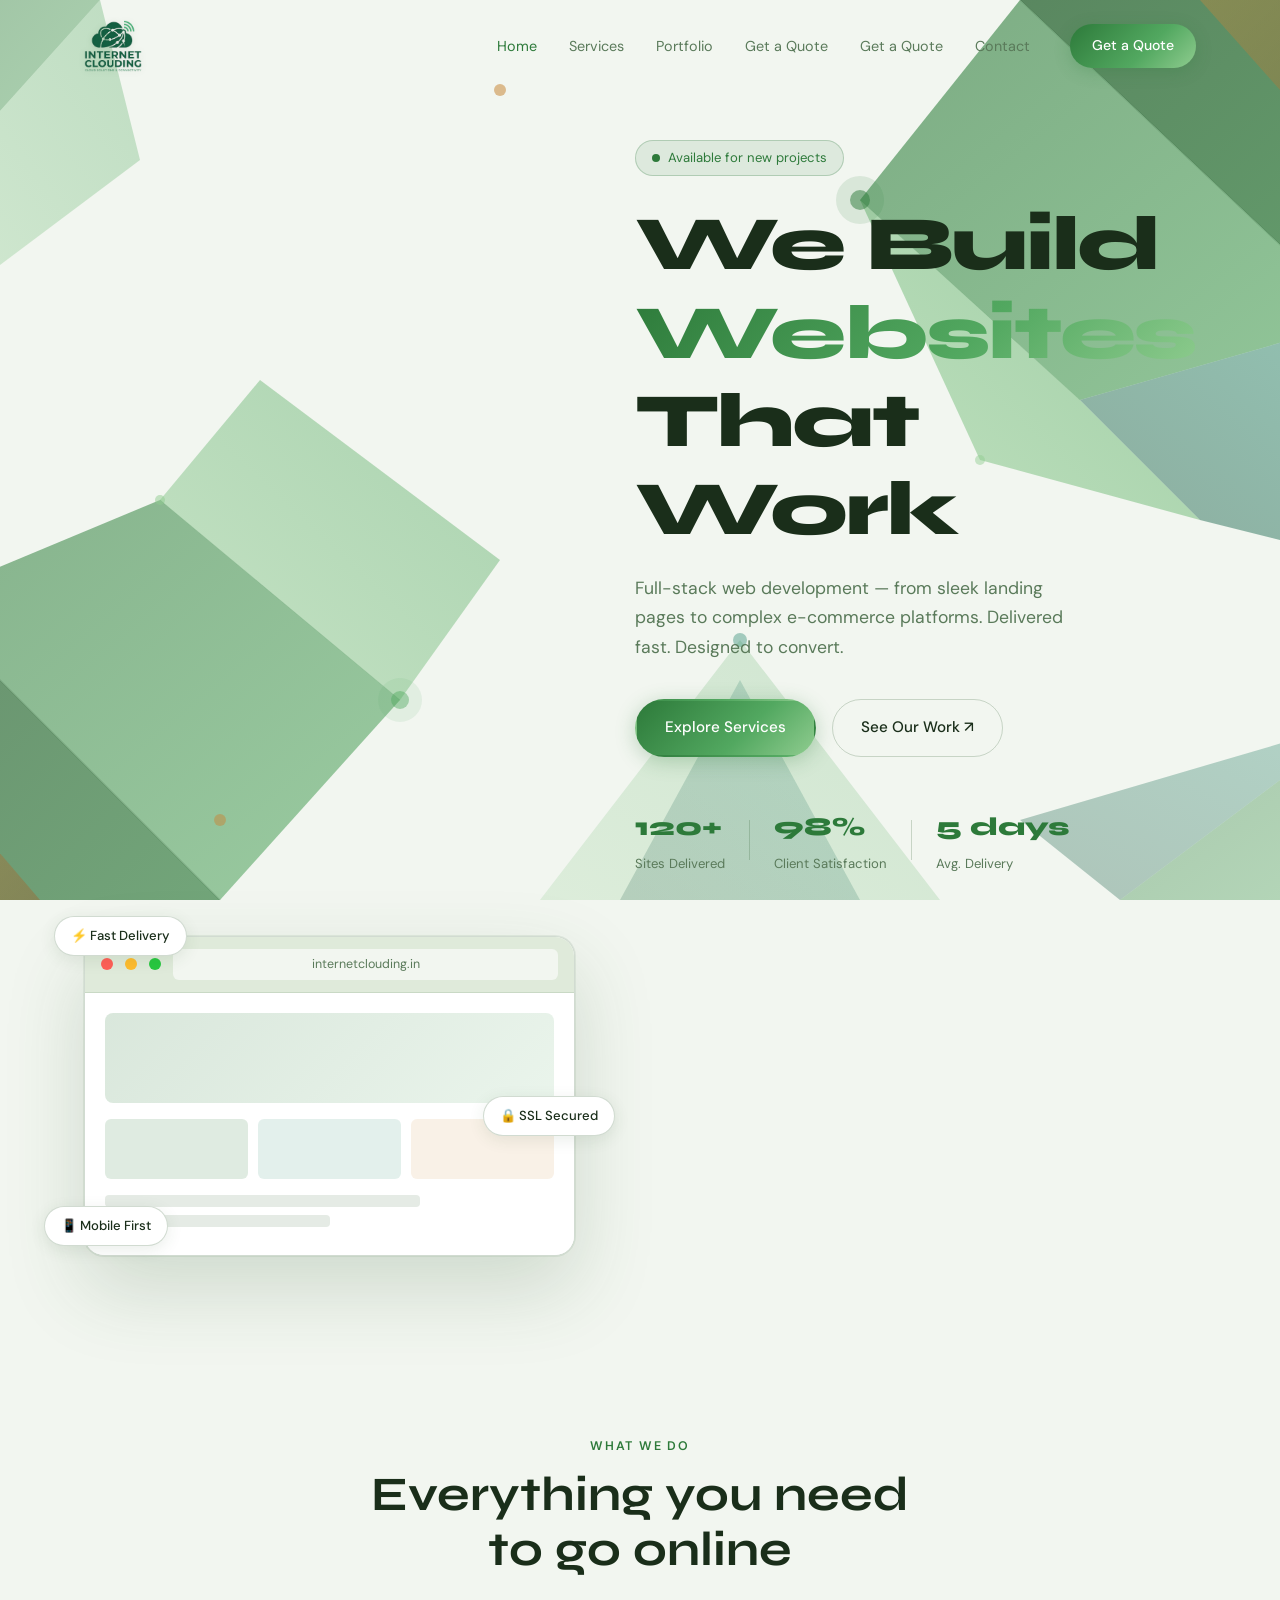
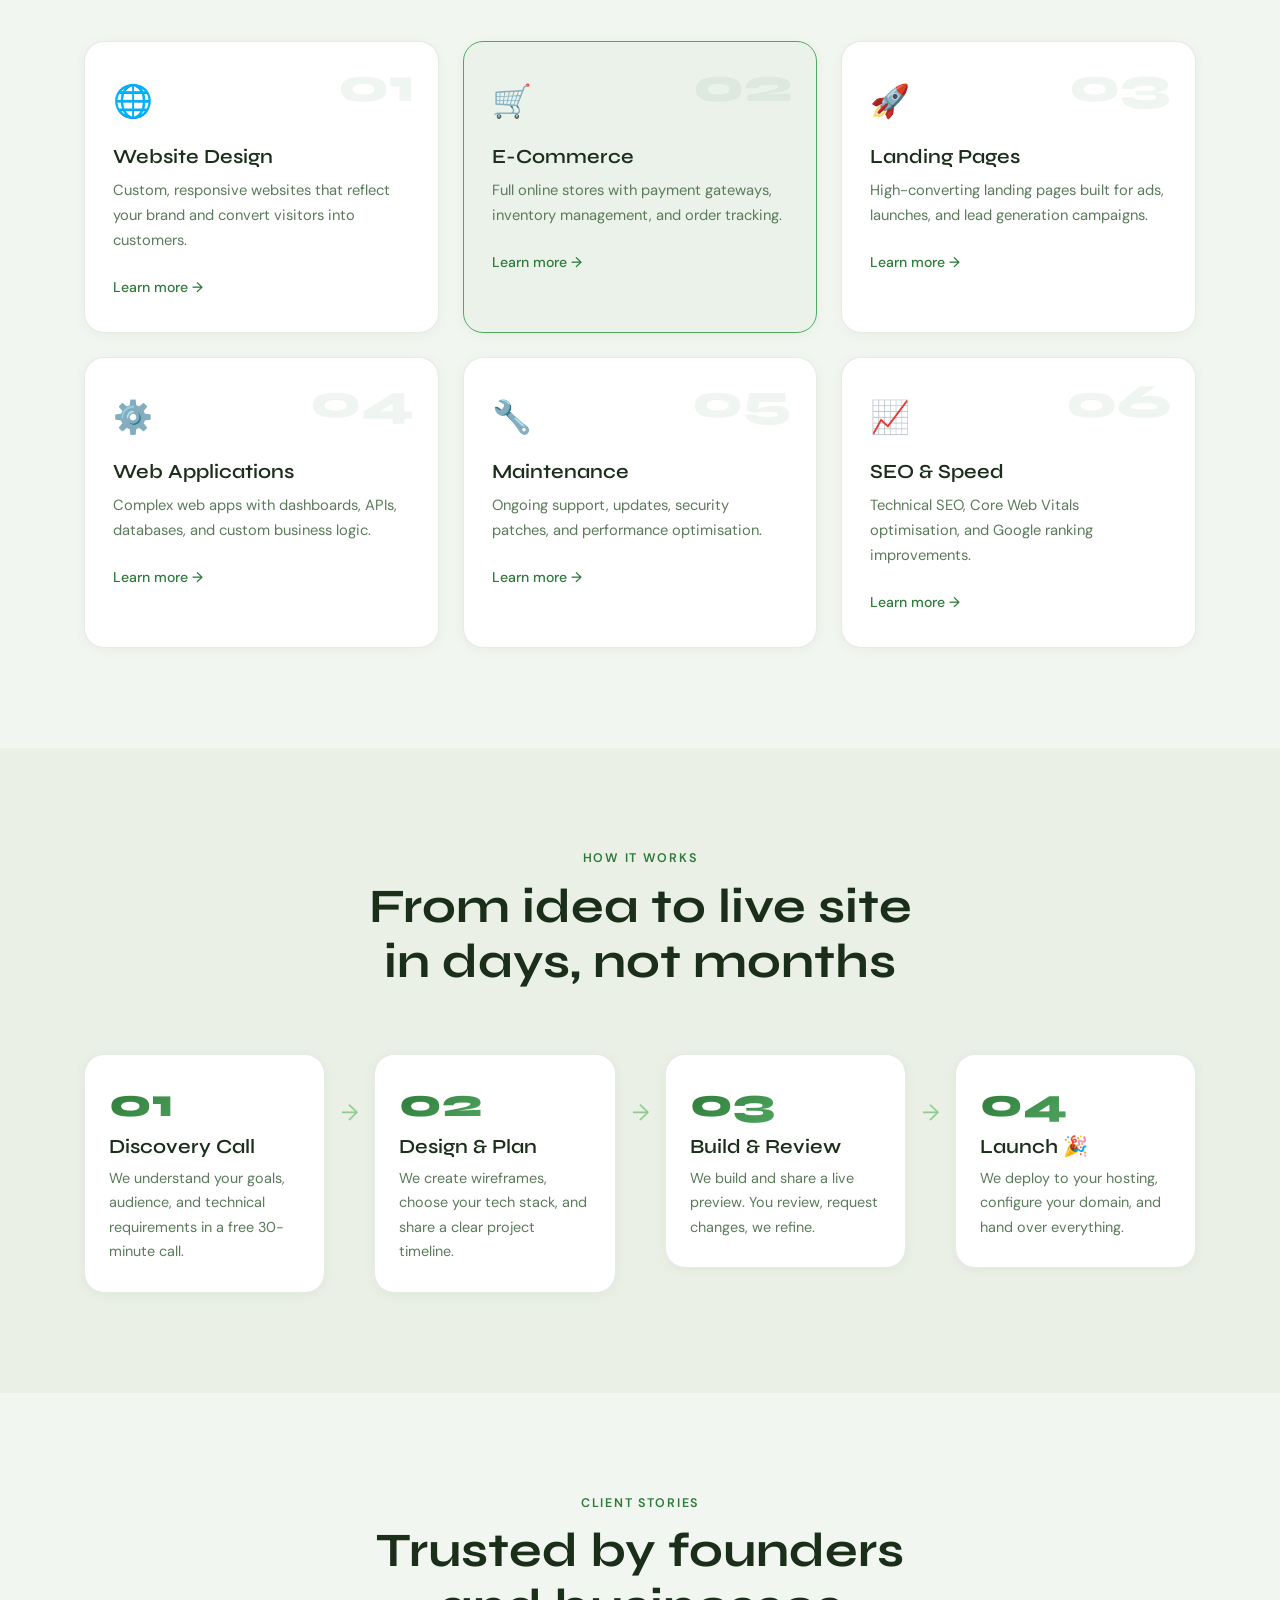
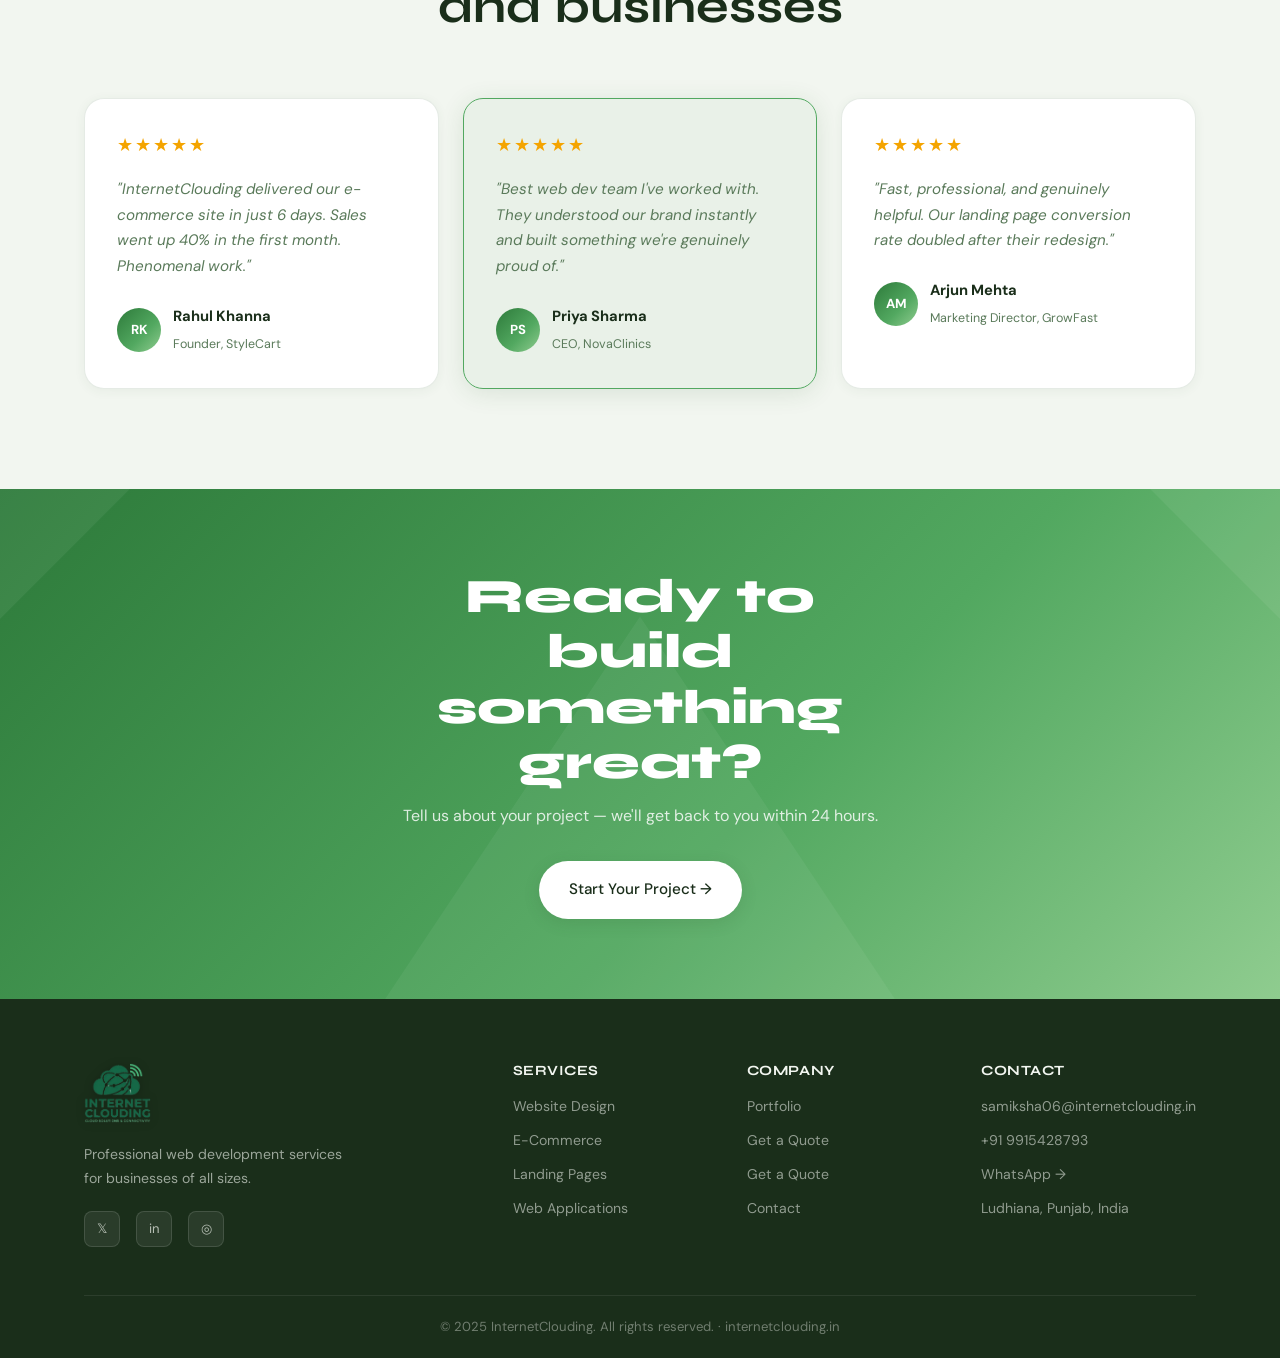
<file: index.html>
<!DOCTYPE html>
<html lang="en">
<head>
  <meta charset="UTF-8" />
  <meta name="viewport" content="width=device-width, initial-scale=1.0" />
  <title>InternetClouding — Web Development Services</title>
  <meta name="description" content="Professional web development services — websites, e-commerce, landing pages, and full digital solutions." />
  <meta name="theme-color" content="#f2f6f0" />
  <link rel="stylesheet" href="css/style.css" />
  <link rel="preconnect" href="https://fonts.googleapis.com" />
  <link href="https://fonts.googleapis.com/css2?family=Syne:wght@400;600;700;800&family=DM+Sans:ital,wght@0,300;0,400;0,500;1,300&display=swap" rel="stylesheet" />
</head>
<body>

<!-- NAV -->
<nav class="nav" id="nav">
  <div class="nav-inner">
    <a href="index.html" class="logo logo-img"><img src="images/logo.png" alt="InternetClouding" /></a>
    <ul class="nav-links" id="navLinks">
      <li><a href="index.html" class="active">Home</a></li>
      <li><a href="services.html">Services</a></li>
      <li><a href="portfolio.html">Portfolio</a></li>
      <li><a href="quote.html">Get a Quote</a></li>
      <li><a href="quote.html">Get a Quote</a></li>
          <li><a href="contact.html">Contact</a></li>
    </ul>
    <a href="contact.html" class="btn-nav">Get a Quote</a>
    <button class="hamburger" id="hamburger" aria-label="Menu">
      <span></span><span></span><span></span>
    </button>
  </div>
</nav>

<!-- HERO -->
<section class="hero">
  <div class="hero-bg">
    <div class="grid-overlay"></div>
    <div class="blob blob-1"></div>
    <div class="blob blob-2"></div>
    <div class="blob blob-3"></div>
  </div>
  <div class="hero-content">
    <div class="hero-badge">
      <span class="badge-dot"></span>
      Available for new projects
    </div>
    <h1 class="hero-title">
      We Build <br/>
      <span class="gradient-text">Websites</span><br/>
      That Work
    </h1>
    <p class="hero-sub">
      Full-stack web development — from sleek landing pages to complex e-commerce platforms. Delivered fast. Designed to convert.
    </p>
    <div class="hero-actions">
      <a href="services.html" class="btn btn-primary">Explore Services</a>
      <a href="portfolio.html" class="btn btn-ghost">See Our Work ↗</a>
    </div>
    <div class="hero-stats">
      <div class="stat"><strong>120+</strong><span>Sites Delivered</span></div>
      <div class="stat-divider"></div>
      <div class="stat"><strong>98%</strong><span>Client Satisfaction</span></div>
      <div class="stat-divider"></div>
      <div class="stat"><strong>5 days</strong><span>Avg. Delivery</span></div>
    </div>
  </div>
  <div class="hero-visual">
    <div class="browser-mockup">
      <div class="browser-bar">
        <span class="bub r"></span><span class="bub y"></span><span class="bub g"></span>
        <div class="url-bar">internetclouding.in</div>
      </div>
      <div class="browser-body">
        <div class="mock-hero-strip"></div>
        <div class="mock-cards">
          <div class="mock-card mc1"></div>
          <div class="mock-card mc2"></div>
          <div class="mock-card mc3"></div>
        </div>
        <div class="mock-bar w70"></div>
        <div class="mock-bar w50"></div>
      </div>
    </div>
    <div class="floating-tag t1">⚡ Fast Delivery</div>
    <div class="floating-tag t2">🔒 SSL Secured</div>
    <div class="floating-tag t3">📱 Mobile First</div>
  </div>
</section>

<!-- SERVICES PREVIEW -->
<section class="section services-preview">
  <div class="container">
    <div class="section-header">
      <p class="eyebrow">What We Do</p>
      <h2>Everything you need<br/>to go online</h2>
    </div>
    <div class="services-grid">
      <div class="service-card" data-index="01">
        <div class="service-icon">🌐</div>
        <h3>Website Design</h3>
        <p>Custom, responsive websites that reflect your brand and convert visitors into customers.</p>
        <a href="services.html" class="service-link">Learn more →</a>
      </div>
      <div class="service-card featured" data-index="02">
        <div class="service-icon">🛒</div>
        <h3>E-Commerce</h3>
        <p>Full online stores with payment gateways, inventory management, and order tracking.</p>
        <a href="services.html" class="service-link">Learn more →</a>
      </div>
      <div class="service-card" data-index="03">
        <div class="service-icon">🚀</div>
        <h3>Landing Pages</h3>
        <p>High-converting landing pages built for ads, launches, and lead generation campaigns.</p>
        <a href="services.html" class="service-link">Learn more →</a>
      </div>
      <div class="service-card" data-index="04">
        <div class="service-icon">⚙️</div>
        <h3>Web Applications</h3>
        <p>Complex web apps with dashboards, APIs, databases, and custom business logic.</p>
        <a href="services.html" class="service-link">Learn more →</a>
      </div>
      <div class="service-card" data-index="05">
        <div class="service-icon">🔧</div>
        <h3>Maintenance</h3>
        <p>Ongoing support, updates, security patches, and performance optimisation.</p>
        <a href="services.html" class="service-link">Learn more →</a>
      </div>
      <div class="service-card" data-index="06">
        <div class="service-icon">📈</div>
        <h3>SEO & Speed</h3>
        <p>Technical SEO, Core Web Vitals optimisation, and Google ranking improvements.</p>
        <a href="services.html" class="service-link">Learn more →</a>
      </div>
    </div>
  </div>
</section>

<!-- PROCESS -->
<section class="section process-section">
  <div class="container">
    <div class="section-header">
      <p class="eyebrow">How It Works</p>
      <h2>From idea to live site<br/>in days, not months</h2>
    </div>
    <div class="process-steps">
      <div class="step">
        <div class="step-num">01</div>
        <h3>Discovery Call</h3>
        <p>We understand your goals, audience, and technical requirements in a free 30-minute call.</p>
      </div>
      <div class="step-arrow">→</div>
      <div class="step">
        <div class="step-num">02</div>
        <h3>Design & Plan</h3>
        <p>We create wireframes, choose your tech stack, and share a clear project timeline.</p>
      </div>
      <div class="step-arrow">→</div>
      <div class="step">
        <div class="step-num">03</div>
        <h3>Build & Review</h3>
        <p>We build and share a live preview. You review, request changes, we refine.</p>
      </div>
      <div class="step-arrow">→</div>
      <div class="step">
        <div class="step-num">04</div>
        <h3>Launch 🎉</h3>
        <p>We deploy to your hosting, configure your domain, and hand over everything.</p>
      </div>
    </div>
  </div>
</section>

<!-- TESTIMONIALS -->
<section class="section testimonials-section">
  <div class="container">
    <div class="section-header">
      <p class="eyebrow">Client Stories</p>
      <h2>Trusted by founders<br/>and businesses</h2>
    </div>
    <div class="testimonials-grid">
      <div class="testimonial-card">
        <div class="stars">★★★★★</div>
        <p>"InternetClouding delivered our e-commerce site in just 6 days. Sales went up 40% in the first month. Phenomenal work."</p>
        <div class="testimonial-author">
          <div class="author-avatar">RK</div>
          <div>
            <strong>Rahul Khanna</strong>
            <span>Founder, StyleCart</span>
          </div>
        </div>
      </div>
      <div class="testimonial-card tc-featured">
        <div class="stars">★★★★★</div>
        <p>"Best web dev team I've worked with. They understood our brand instantly and built something we're genuinely proud of."</p>
        <div class="testimonial-author">
          <div class="author-avatar">PS</div>
          <div>
            <strong>Priya Sharma</strong>
            <span>CEO, NovaClinics</span>
          </div>
        </div>
      </div>
      <div class="testimonial-card">
        <div class="stars">★★★★★</div>
        <p>"Fast, professional, and genuinely helpful. Our landing page conversion rate doubled after their redesign."</p>
        <div class="testimonial-author">
          <div class="author-avatar">AM</div>
          <div>
            <strong>Arjun Mehta</strong>
            <span>Marketing Director, GrowFast</span>
          </div>
        </div>
      </div>
    </div>
  </div>
</section>

<!-- CTA BANNER -->
<section class="cta-banner">
  <div class="container">
    <h2>Ready to build something great?</h2>
    <p>Tell us about your project — we'll get back to you within 24 hours.</p>
    <a href="contact.html" class="btn btn-white">Start Your Project →</a>
  </div>
</section>

<!-- FOOTER -->
<footer class="footer">
  <div class="container">
    <div class="footer-grid">
      <div class="footer-brand">
        <a href="index.html" class="logo logo-img"><img src="images/logo.png" alt="InternetClouding" /></a>
        <p>Professional web development services for businesses of all sizes.</p>
        <div class="social-links">
          <a href="#" aria-label="Twitter">𝕏</a>
          <a href="#" aria-label="LinkedIn">in</a>
          <a href="#" aria-label="Instagram">◎</a>
        </div>
      </div>
      <div class="footer-col">
        <h4>Services</h4>
        <ul>
          <li><a href="services.html">Website Design</a></li>
          <li><a href="services.html">E-Commerce</a></li>
          <li><a href="services.html">Landing Pages</a></li>
          <li><a href="services.html">Web Applications</a></li>
        </ul>
      </div>
      <div class="footer-col">
        <h4>Company</h4>
        <ul>
          <li><a href="portfolio.html">Portfolio</a></li>
      <li><a href="quote.html">Get a Quote</a></li>
          <li><a href="quote.html">Get a Quote</a></li>
          <li><a href="contact.html">Contact</a></li>
        </ul>
      </div>
      <div class="footer-col">
        <h4>Contact</h4>
        <ul>
          <li><a href="mailto:samiksha06@internetclouding.in">samiksha06@internetclouding.in</a></li>
          <li><a href="tel:+919915428793">+91 9915428793</a></li>
          <li><a href="https://wa.me/919915428793" target="_blank">WhatsApp →</a></li>
          <li>Ludhiana, Punjab, India</li>
        </ul>
      </div>
    </div>
    <div class="footer-bottom">
      <p>© 2025 InternetClouding. All rights reserved. · internetclouding.in</p>
    </div>
  </div>
</footer>

<script src="js/main.js"></script>
</body>
</html>
</file>
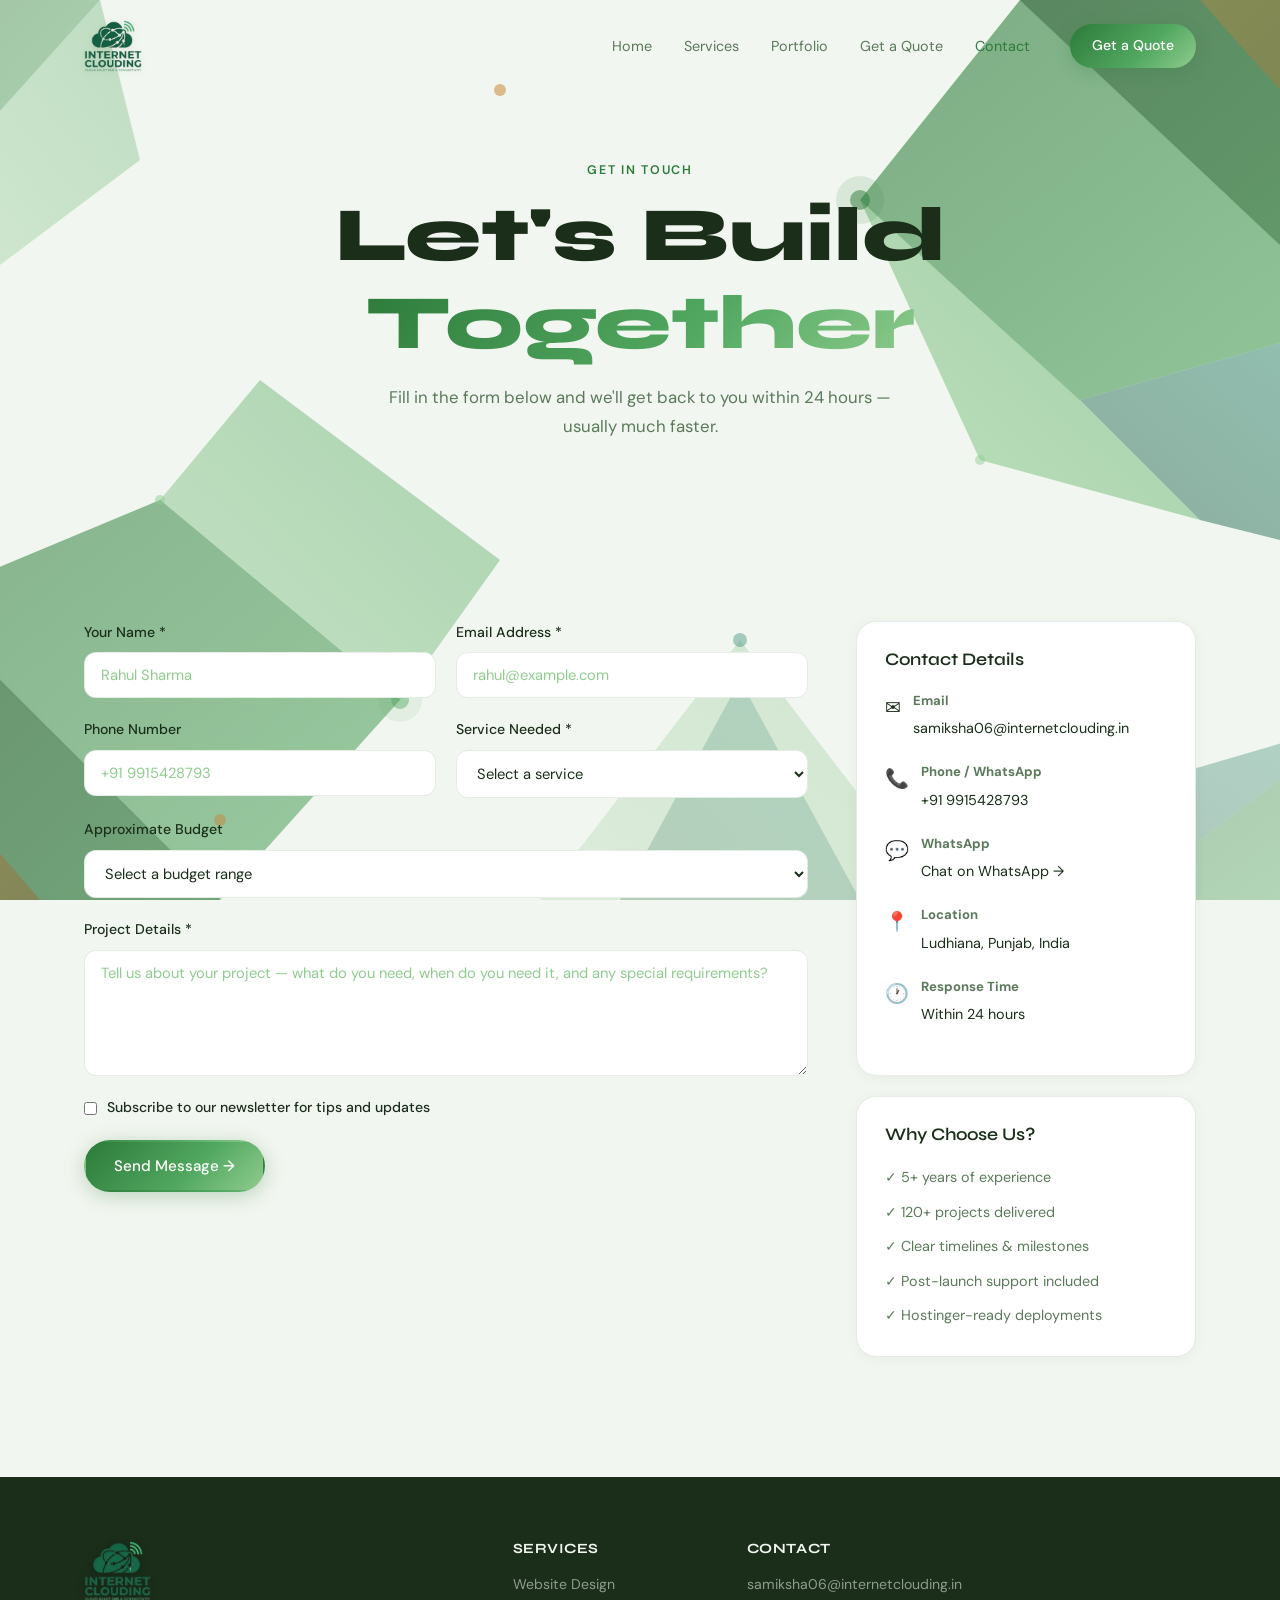
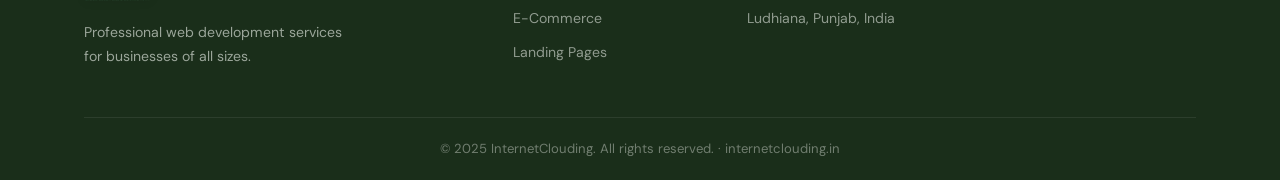
<file: contact.html>
<!DOCTYPE html>
<html lang="en">
<head>
  <meta charset="UTF-8" />
  <meta name="viewport" content="width=device-width, initial-scale=1.0" />
  <title>Contact — InternetClouding</title>
  <meta name="theme-color" content="#f2f6f0" />
  <link rel="stylesheet" href="css/style.css" />
  <link rel="preconnect" href="https://fonts.googleapis.com" />
  <link href="https://fonts.googleapis.com/css2?family=Syne:wght@400;600;700;800&family=DM+Sans:ital,wght@0,300;0,400;0,500;1,300&display=swap" rel="stylesheet" />
</head>
<body>

<nav class="nav" id="nav">
  <div class="nav-inner">
    <a href="index.html" class="logo logo-img"><img src="images/logo.png" alt="InternetClouding" /></a>
    <ul class="nav-links" id="navLinks">
      <li><a href="index.html">Home</a></li>
      <li><a href="services.html">Services</a></li>
      <li><a href="portfolio.html">Portfolio</a></li>
      <li><a href="quote.html">Get a Quote</a></li>
      <li><a href="contact.html" class="active">Contact</a></li>
    </ul>
    <a href="contact.html" class="btn-nav">Get a Quote</a>
    <button class="hamburger" id="hamburger" aria-label="Menu"><span></span><span></span><span></span></button>
  </div>
</nav>

<section class="page-hero">
  <div class="container">
    <p class="eyebrow">Get in Touch</p>
    <h1>Let's Build<br/><span class="gradient-text">Together</span></h1>
    <p class="page-hero-sub">Fill in the form below and we'll get back to you within 24 hours — usually much faster.</p>
  </div>
</section>

<section class="section">
  <div class="container">
    <div class="contact-layout">

      <!-- Contact form -->
      <div class="contact-form-wrap">
        <form class="contact-form" id="contactForm" >
          <input type="hidden" name="csrf_token" id="csrfToken" />

          <div class="form-row">
            <div class="form-group">
              <label for="name">Your Name *</label>
              <input type="text" id="name" name="name" placeholder="Rahul Sharma" required />
            </div>
            <div class="form-group">
              <label for="email">Email Address *</label>
              <input type="email" id="email" name="email" placeholder="rahul@example.com" required />
            </div>
          </div>

          <div class="form-row">
            <div class="form-group">
              <label for="phone">Phone Number</label>
              <input type="tel" id="phone" name="phone" placeholder="+91 9915428793" />
            </div>
            <div class="form-group">
              <label for="service">Service Needed *</label>
              <select id="service" name="service" required>
                <option value="">Select a service</option>
                <option value="website">Website Design</option>
                <option value="ecommerce">E-Commerce</option>
                <option value="landing">Landing Page</option>
                <option value="webapp">Web Application</option>
                <option value="seo">SEO & Performance</option>
                <option value="maintenance">Maintenance</option>
                <option value="other">Other / Not Sure</option>
              </select>
            </div>
          </div>

          <div class="form-group">
            <label for="budget">Approximate Budget</label>
            <select id="budget" name="budget">
              <option value="">Select a budget range</option>
              <option value="under10k">Under ₹10,000</option>
              <option value="10-25k">₹10,000 – ₹25,000</option>
              <option value="25-60k">₹25,000 – ₹60,000</option>
              <option value="60k+">₹60,000+</option>
              <option value="unsure">Not sure yet</option>
            </select>
          </div>

          <div class="form-group">
            <label for="message">Project Details *</label>
            <textarea id="message" name="message" rows="5" placeholder="Tell us about your project — what do you need, when do you need it, and any special requirements?" required></textarea>
          </div>

          <div class="form-group checkbox-group">
            <label class="checkbox-label">
              <input type="checkbox" name="newsletter" value="yes" />
              <span>Subscribe to our newsletter for tips and updates</span>
            </label>
          </div>

          <div id="formMsg" class="form-message" style="display:none;"></div>

          <button type="submit" class="btn btn-primary btn-submit" id="submitBtn">
            <span id="submitText">Send Message →</span>
            <span id="submitLoader" style="display:none;">Sending…</span>
          </button>
        </form>
      </div>

      <!-- Contact info sidebar -->
      <div class="contact-sidebar">
        <div class="contact-info-card">
          <h3>Contact Details</h3>
          <div class="contact-item">
            <div class="ci-icon">✉</div>
            <div>
              <strong>Email</strong>
              <a href="mailto:samiksha06@internetclouding.in">samiksha06@internetclouding.in</a>
            </div>
          </div>
          <div class="contact-item">
            <div class="ci-icon">📞</div>
            <div>
              <strong>Phone / WhatsApp</strong>
              <a href="tel:+919915428793">+91 9915428793</a></div>
          </div>
          <div class="contact-item">
            <div class="ci-icon">💬</div>
            <div>
              <strong>WhatsApp</strong>
              <a href="https://wa.me/919915428793" target="_blank">Chat on WhatsApp →</a>
            </div>
          </div>
          <div class="contact-item">
            <div class="ci-icon">📍</div>
            <div>
              <strong>Location</strong>
              <span>Ludhiana, Punjab, India</span>
            </div>
          </div>
          <div class="contact-item">
            <div class="ci-icon">🕐</div>
            <div>
              <strong>Response Time</strong>
              <span>Within 24 hours</span>
            </div>
          </div>
        </div>

        <div class="contact-info-card">
          <h3>Why Choose Us?</h3>
          <ul class="why-list">
            <li>✓ 5+ years of experience</li>
            <li>✓ 120+ projects delivered</li>
            <li>✓ Clear timelines & milestones</li>
            <li>✓ Post-launch support included</li>
            <li>✓ Hostinger-ready deployments</li>
          </ul>
        </div>
      </div>

    </div>
  </div>
</section>

<footer class="footer">
  <div class="container">
    <div class="footer-grid">
      <div class="footer-brand">
        <a href="index.html" class="logo logo-img"><img src="images/logo.png" alt="InternetClouding" /></a>
        <p>Professional web development services for businesses of all sizes.</p>
      </div>
      <div class="footer-col"><h4>Services</h4><ul><li><a href="services.html">Website Design</a></li><li><a href="services.html">E-Commerce</a></li><li><a href="services.html">Landing Pages</a></li></ul></div>
      <div class="footer-col"><h4>Contact</h4><ul><li><a href="mailto:samiksha06@internetclouding.in">samiksha06@internetclouding.in</a></li><li>Ludhiana, Punjab, India</li></ul></div>
    </div>
    <div class="footer-bottom"><p>© 2025 InternetClouding. All rights reserved. · internetclouding.in</p></div>
  </div>
</footer>

<script src="js/main.js"></script>
</body>
</html>
</file>
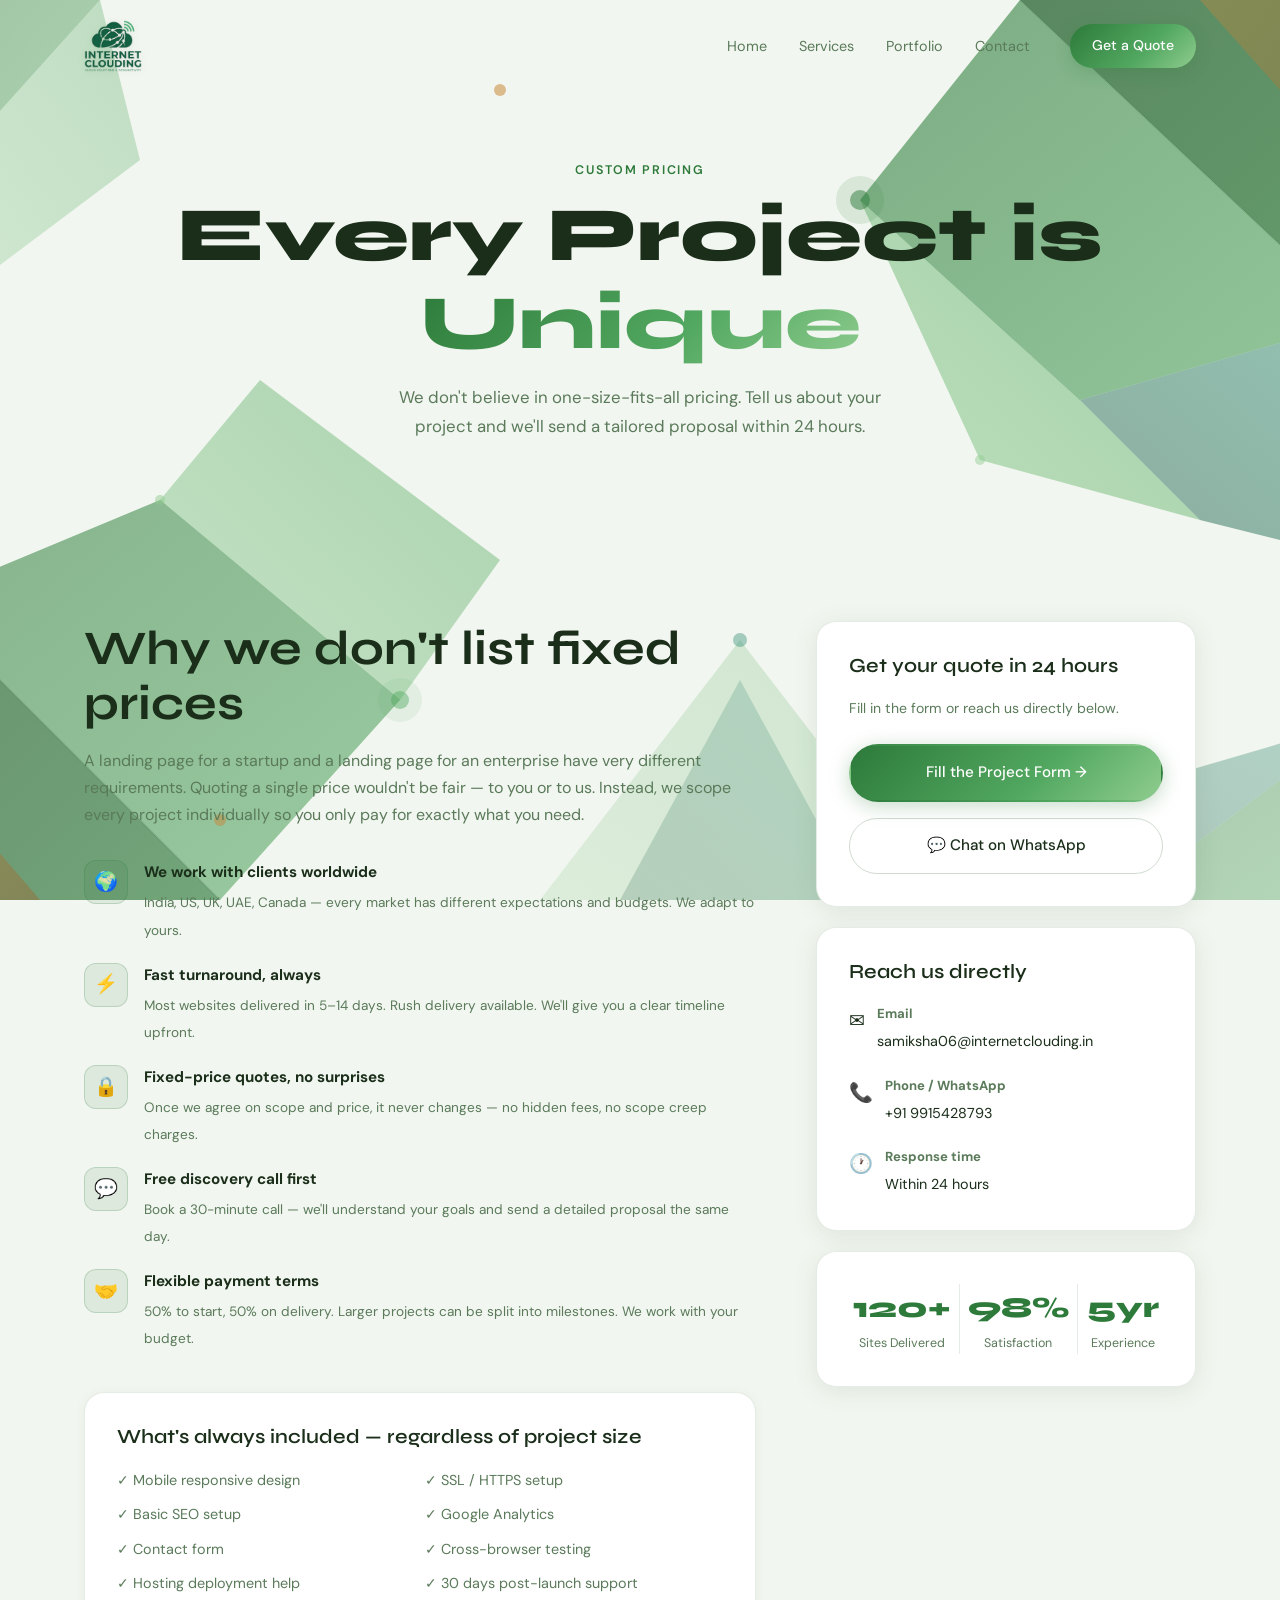
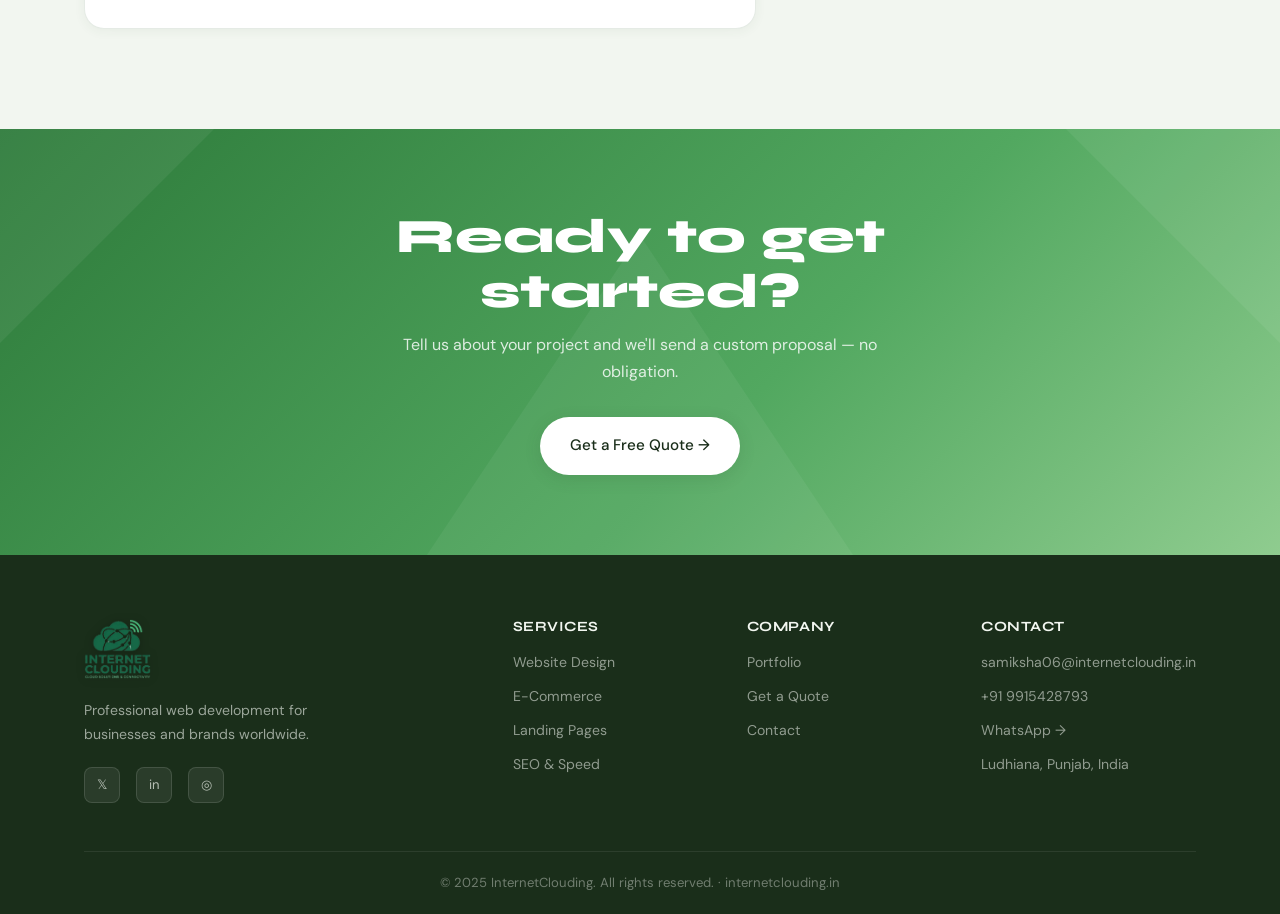
<file: quote.html>
<!DOCTYPE html>
<html lang="en">
<head>
  <meta charset="UTF-8" />
  <meta name="viewport" content="width=device-width, initial-scale=1.0" />
  <title>Get a Quote — InternetClouding</title>
  <meta name="description" content="Get a custom quote for your web development project. Every project is scoped individually." />
  <meta name="theme-color" content="#f2f6f0" />
  <link rel="stylesheet" href="css/style.css" />
  <link rel="preconnect" href="https://fonts.googleapis.com" />
  <link href="https://fonts.googleapis.com/css2?family=Syne:wght@400;600;700;800&family=DM+Sans:ital,wght@0,300;0,400;0,500;1,300&display=swap" rel="stylesheet" />
</head>
<body>

<nav class="nav" id="nav">
  <div class="nav-inner">
    <a href="index.html" class="logo logo-img"><img src="images/logo.png" alt="InternetClouding" /></a>
    <ul class="nav-links" id="navLinks">
      <li><a href="index.html">Home</a></li>
      <li><a href="services.html">Services</a></li>
      <li><a href="portfolio.html">Portfolio</a></li>
      <li><a href="contact.html">Contact</a></li>
    </ul>
    <a href="contact.html" class="btn-nav">Get a Quote</a>
    <button class="hamburger" id="hamburger" aria-label="Menu"><span></span><span></span><span></span></button>
  </div>
</nav>

<section class="page-hero">
  <div class="container">
    <p class="eyebrow">Custom Pricing</p>
    <h1>Every Project is<br/><span class="gradient-text">Unique</span></h1>
    <p class="page-hero-sub">We don't believe in one-size-fits-all pricing. Tell us about your project and we'll send a tailored proposal within 24 hours.</p>
  </div>
</section>

<section class="section">
  <div class="container">
    <div class="quote-layout">

      <!-- Left: Why custom pricing -->
      <div class="quote-intro">
        <h2>Why we don't list fixed prices</h2>
        <p>A landing page for a startup and a landing page for an enterprise have very different requirements. Quoting a single price wouldn't be fair — to you or to us. Instead, we scope every project individually so you only pay for exactly what you need.</p>

        <div class="quote-reasons">
          <div class="quote-reason">
            <div class="qr-icon">🌍</div>
            <div class="qr-text">
              <strong>We work with clients worldwide</strong>
              <span>India, US, UK, UAE, Canada — every market has different expectations and budgets. We adapt to yours.</span>
            </div>
          </div>
          <div class="quote-reason">
            <div class="qr-icon">⚡</div>
            <div class="qr-text">
              <strong>Fast turnaround, always</strong>
              <span>Most websites delivered in 5–14 days. Rush delivery available. We'll give you a clear timeline upfront.</span>
            </div>
          </div>
          <div class="quote-reason">
            <div class="qr-icon">🔒</div>
            <div class="qr-text">
              <strong>Fixed-price quotes, no surprises</strong>
              <span>Once we agree on scope and price, it never changes — no hidden fees, no scope creep charges.</span>
            </div>
          </div>
          <div class="quote-reason">
            <div class="qr-icon">💬</div>
            <div class="qr-text">
              <strong>Free discovery call first</strong>
              <span>Book a 30-minute call — we'll understand your goals and send a detailed proposal the same day.</span>
            </div>
          </div>
          <div class="quote-reason">
            <div class="qr-icon">🤝</div>
            <div class="qr-text">
              <strong>Flexible payment terms</strong>
              <span>50% to start, 50% on delivery. Larger projects can be split into milestones. We work with your budget.</span>
            </div>
          </div>
        </div>

        <!-- What's always included -->
        <div class="service-detail-card" style="padding:32px;margin-top:0;">
          <div style="grid-column:1/-1;">
            <h3 style="color:var(--text);margin-bottom:20px;">What's always included — regardless of project size</h3>
            <div style="display:grid;grid-template-columns:1fr 1fr;gap:10px;">
              <div style="display:flex;align-items:center;gap:10px;font-size:0.9rem;color:var(--muted);">✓ Mobile responsive design</div>
              <div style="display:flex;align-items:center;gap:10px;font-size:0.9rem;color:var(--muted);">✓ SSL / HTTPS setup</div>
              <div style="display:flex;align-items:center;gap:10px;font-size:0.9rem;color:var(--muted);">✓ Basic SEO setup</div>
              <div style="display:flex;align-items:center;gap:10px;font-size:0.9rem;color:var(--muted);">✓ Google Analytics</div>
              <div style="display:flex;align-items:center;gap:10px;font-size:0.9rem;color:var(--muted);">✓ Contact form</div>
              <div style="display:flex;align-items:center;gap:10px;font-size:0.9rem;color:var(--muted);">✓ Cross-browser testing</div>
              <div style="display:flex;align-items:center;gap:10px;font-size:0.9rem;color:var(--muted);">✓ Hosting deployment help</div>
              <div style="display:flex;align-items:center;gap:10px;font-size:0.9rem;color:var(--muted);">✓ 30 days post-launch support</div>
            </div>
          </div>
        </div>

      </div>

      <!-- Right: Quick contact -->
      <div class="quote-sidebar">
        <div class="quote-contact-card">
          <h3>Get your quote in 24 hours</h3>
          <p style="font-size:0.88rem;margin-bottom:24px;">Fill in the form or reach us directly below.</p>
          <a href="contact.html" class="btn btn-primary" style="width:100%;justify-content:center;margin-bottom:16px;">Fill the Project Form →</a>
          <a href="https://wa.me/919915428793" target="_blank" class="btn btn-ghost" style="width:100%;justify-content:center;">💬 Chat on WhatsApp</a>
        </div>

        <div class="quote-contact-card">
          <h3>Reach us directly</h3>
          <div class="contact-item">
            <div class="ci-icon">✉</div>
            <div>
              <strong>Email</strong>
              <a href="mailto:samiksha06@internetclouding.in">samiksha06@internetclouding.in</a>
            </div>
          </div>
          <div class="contact-item">
            <div class="ci-icon">📞</div>
            <div>
              <strong>Phone / WhatsApp</strong>
              <a href="tel:+919915428793">+91 9915428793</a>
            </div>
          </div>
          <div class="contact-item" style="margin-bottom:0;">
            <div class="ci-icon">🕐</div>
            <div>
              <strong>Response time</strong>
              <span>Within 24 hours</span>
            </div>
          </div>
        </div>

        <!-- Trust signals -->
        <div class="quote-contact-card" style="text-align:center;">
          <div style="display:flex;justify-content:space-around;">
            <div>
              <div style="font-family:var(--font-head);font-size:1.8rem;font-weight:800;color:var(--accent);">120+</div>
              <div style="font-size:0.78rem;color:var(--muted);">Sites Delivered</div>
            </div>
            <div style="width:1px;background:var(--border);"></div>
            <div>
              <div style="font-family:var(--font-head);font-size:1.8rem;font-weight:800;color:var(--accent);">98%</div>
              <div style="font-size:0.78rem;color:var(--muted);">Satisfaction</div>
            </div>
            <div style="width:1px;background:var(--border);"></div>
            <div>
              <div style="font-family:var(--font-head);font-size:1.8rem;font-weight:800;color:var(--accent);">5yr</div>
              <div style="font-size:0.78rem;color:var(--muted);">Experience</div>
            </div>
          </div>
        </div>

      </div>
    </div>
  </div>
</section>

<section class="cta-banner">
  <div class="container">
    <h2>Ready to get started?</h2>
    <p>Tell us about your project and we'll send a custom proposal — no obligation.</p>
    <a href="contact.html" class="btn btn-white">Get a Free Quote →</a>
  </div>
</section>

<footer class="footer">
  <div class="container">
    <div class="footer-grid">
      <div class="footer-brand">
        <a href="index.html" class="logo logo-img"><img src="images/logo.png" alt="InternetClouding" /></a>
        <p>Professional web development for businesses and brands worldwide.</p>
        <div class="social-links">
          <a href="#" aria-label="Twitter">𝕏</a>
          <a href="#" aria-label="LinkedIn">in</a>
          <a href="#" aria-label="Instagram">◎</a>
        </div>
      </div>
      <div class="footer-col">
        <h4>Services</h4>
        <ul>
          <li><a href="services.html">Website Design</a></li>
          <li><a href="services.html">E-Commerce</a></li>
          <li><a href="services.html">Landing Pages</a></li>
          <li><a href="services.html">SEO & Speed</a></li>
        </ul>
      </div>
      <div class="footer-col">
        <h4>Company</h4>
        <ul>
          <li><a href="portfolio.html">Portfolio</a></li>
          <li><a href="quote.html">Get a Quote</a></li>
          <li><a href="contact.html">Contact</a></li>
        </ul>
      </div>
      <div class="footer-col">
        <h4>Contact</h4>
        <ul>
          <li><a href="mailto:samiksha06@internetclouding.in">samiksha06@internetclouding.in</a></li>
          <li><a href="tel:+919915428793">+91 9915428793</a></li>
          <li><a href="https://wa.me/919915428793" target="_blank">WhatsApp →</a></li>
          <li>Ludhiana, Punjab, India</li>
        </ul>
      </div>
    </div>
    <div class="footer-bottom">
      <p>© 2025 InternetClouding. All rights reserved. · <a href="https://internetclouding.in" style="color:inherit;">internetclouding.in</a></p>
    </div>
  </div>
</footer>

<script src="js/main.js"></script>
</body>
</html>
</file>
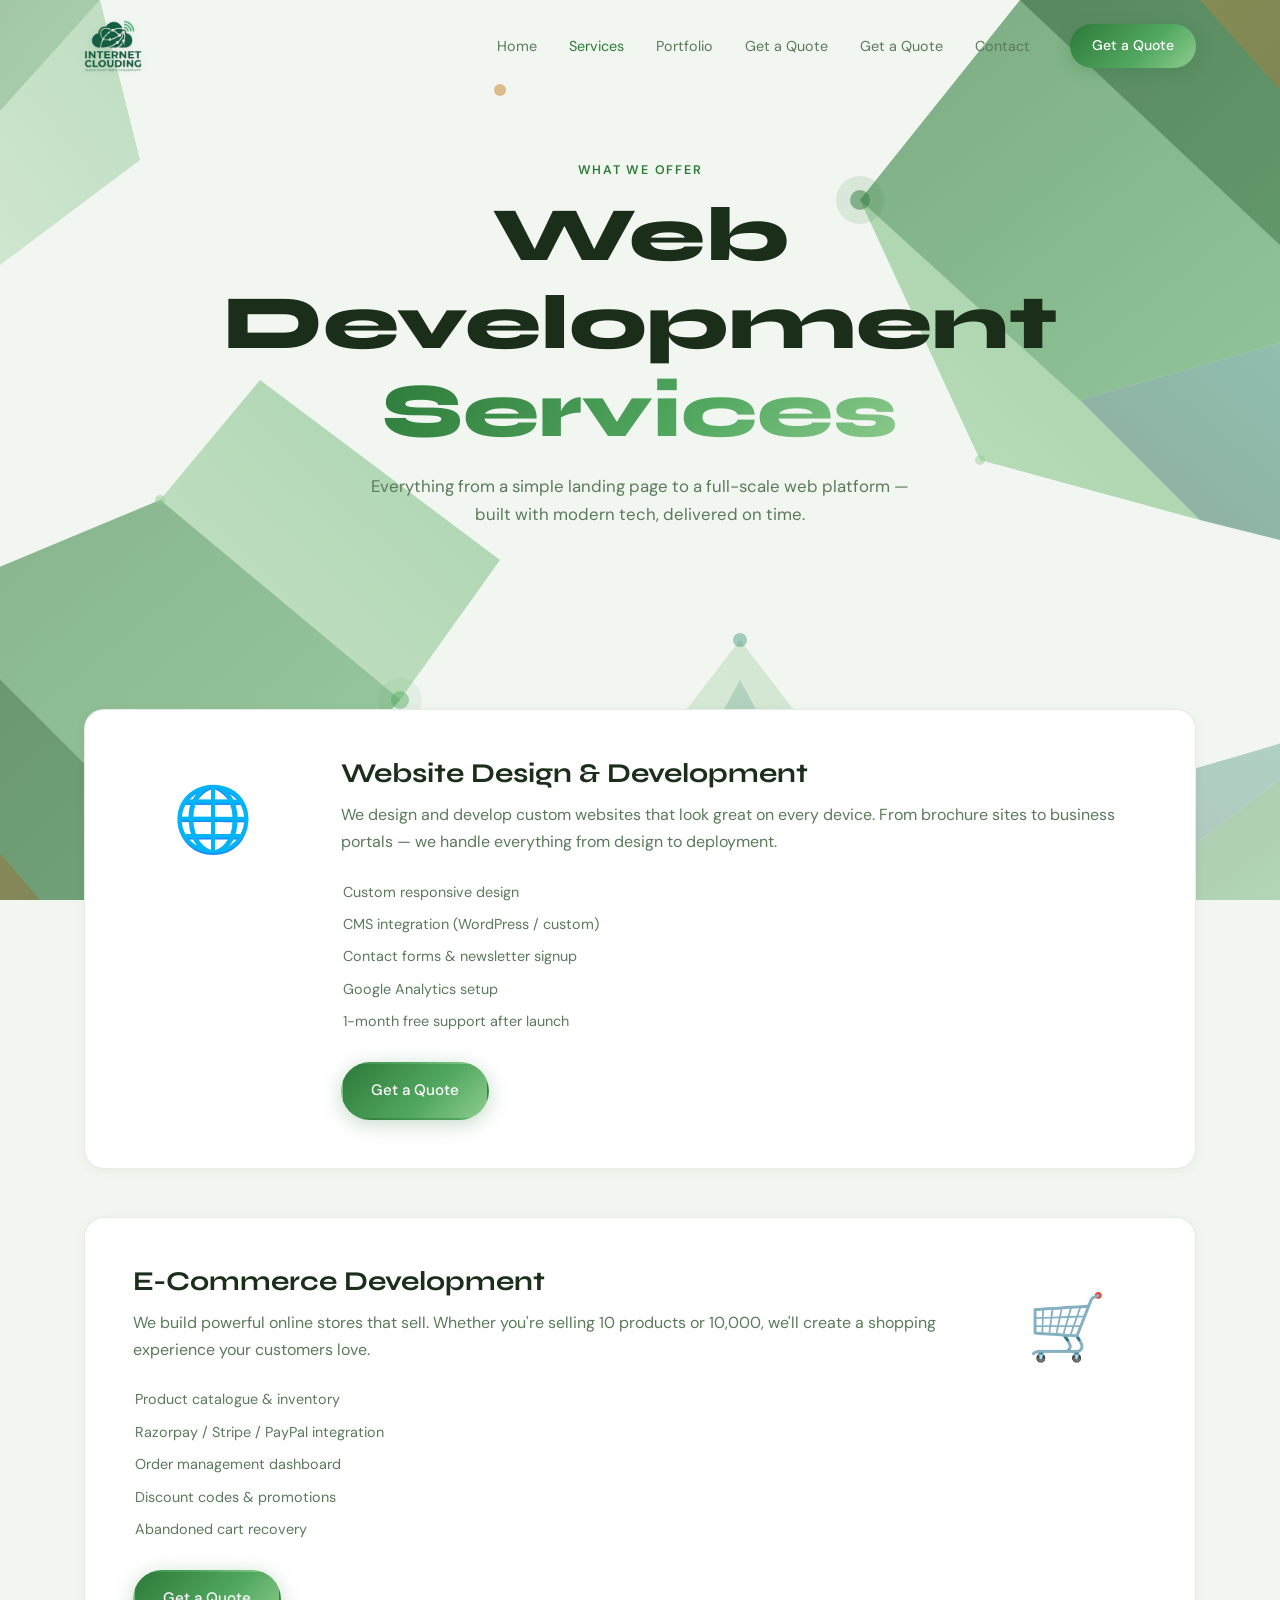
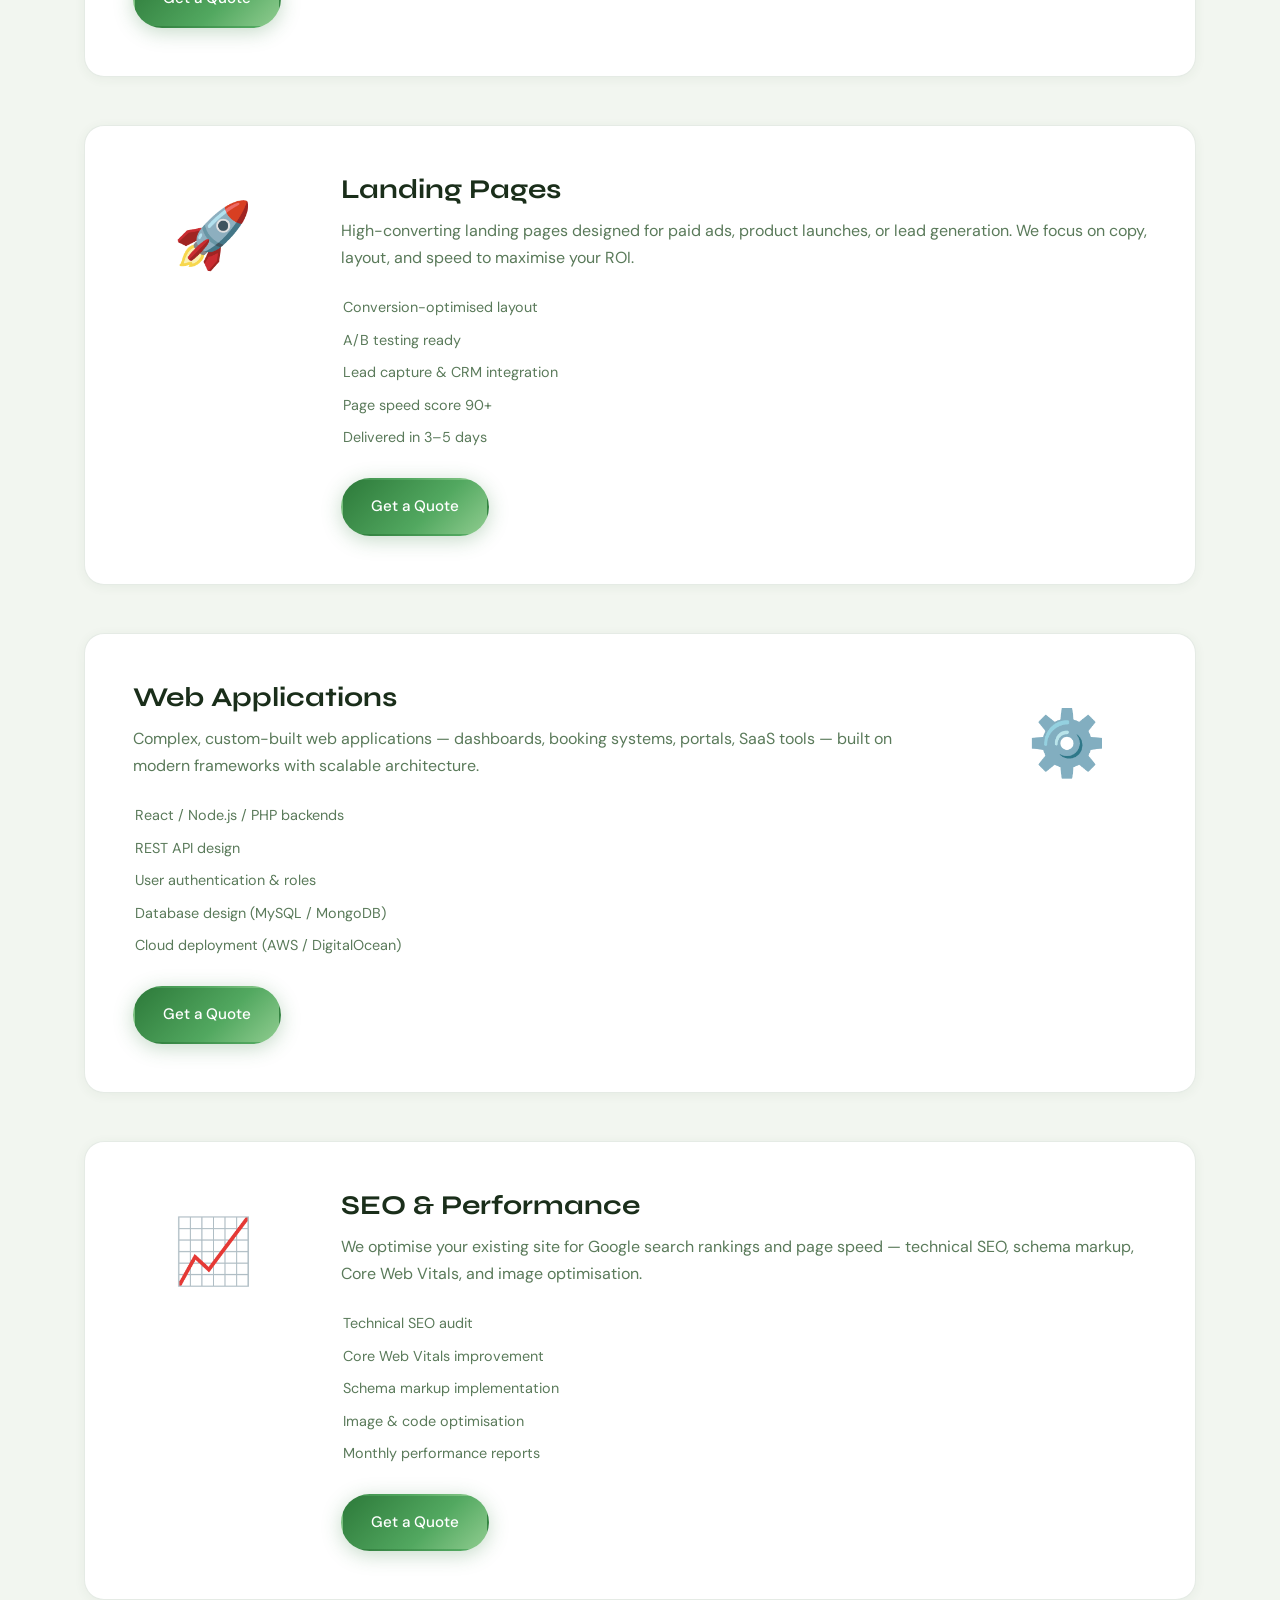
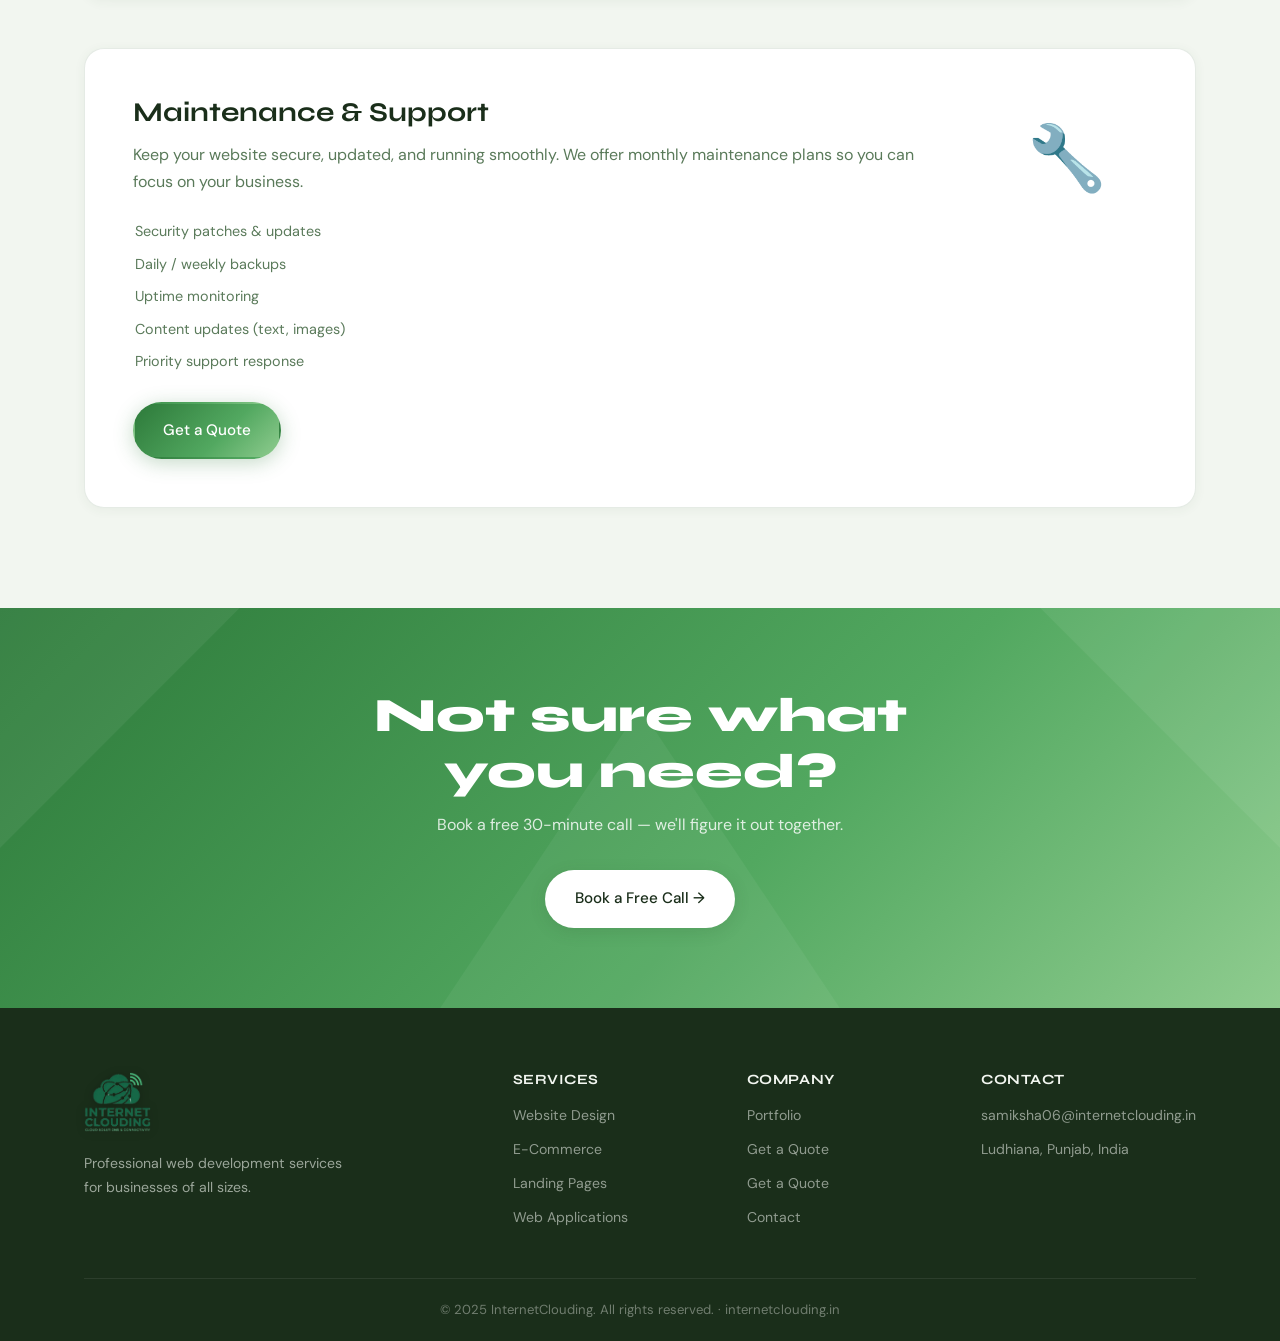
<file: services.html>
<!DOCTYPE html>
<html lang="en">
<head>
  <meta charset="UTF-8" />
  <meta name="viewport" content="width=device-width, initial-scale=1.0" />
  <title>Services — InternetClouding</title>
  <meta name="description" content="Explore all web development services offered by InternetClouding." />
  <meta name="theme-color" content="#f2f6f0" />
  <link rel="stylesheet" href="css/style.css" />
  <link rel="preconnect" href="https://fonts.googleapis.com" />
  <link href="https://fonts.googleapis.com/css2?family=Syne:wght@400;600;700;800&family=DM+Sans:ital,wght@0,300;0,400;0,500;1,300&display=swap" rel="stylesheet" />
</head>
<body>

<nav class="nav" id="nav">
  <div class="nav-inner">
    <a href="index.html" class="logo logo-img"><img src="images/logo.png" alt="InternetClouding" /></a>
    <ul class="nav-links" id="navLinks">
      <li><a href="index.html">Home</a></li>
      <li><a href="services.html" class="active">Services</a></li>
      <li><a href="portfolio.html">Portfolio</a></li>
      <li><a href="quote.html">Get a Quote</a></li>
      <li><a href="quote.html">Get a Quote</a></li>
          <li><a href="contact.html">Contact</a></li>
    </ul>
    <a href="contact.html" class="btn-nav">Get a Quote</a>
    <button class="hamburger" id="hamburger" aria-label="Menu"><span></span><span></span><span></span></button>
  </div>
</nav>

<section class="page-hero">
  <div class="container">
    <p class="eyebrow">What We Offer</p>
    <h1>Web Development<br/><span class="gradient-text">Services</span></h1>
    <p class="page-hero-sub">Everything from a simple landing page to a full-scale web platform — built with modern tech, delivered on time.</p>
  </div>
</section>

<section class="section">
  <div class="container">
    <div class="services-detailed">

      <div class="service-detail-card">
        <div class="sdc-icon">🌐</div>
        <div class="sdc-content">
          <h2>Website Design & Development</h2>
          <p>We design and develop custom websites that look great on every device. From brochure sites to business portals — we handle everything from design to deployment.</p>
          <ul class="feature-list">
            <li>Custom responsive design</li>
            <li>CMS integration (WordPress / custom)</li>
            <li>Contact forms & newsletter signup</li>
            <li>Google Analytics setup</li>
            <li>1-month free support after launch</li>
          </ul>
          <a href="contact.html?service=website" class="btn btn-primary">Get a Quote</a>
        </div>
      </div>

      <div class="service-detail-card reverse">
        <div class="sdc-icon">🛒</div>
        <div class="sdc-content">
          <h2>E-Commerce Development</h2>
          <p>We build powerful online stores that sell. Whether you're selling 10 products or 10,000, we'll create a shopping experience your customers love.</p>
          <ul class="feature-list">
            <li>Product catalogue & inventory</li>
            <li>Razorpay / Stripe / PayPal integration</li>
            <li>Order management dashboard</li>
            <li>Discount codes & promotions</li>
            <li>Abandoned cart recovery</li>
          </ul>
          <a href="contact.html?service=ecommerce" class="btn btn-primary">Get a Quote</a>
        </div>
      </div>

      <div class="service-detail-card">
        <div class="sdc-icon">🚀</div>
        <div class="sdc-content">
          <h2>Landing Pages</h2>
          <p>High-converting landing pages designed for paid ads, product launches, or lead generation. We focus on copy, layout, and speed to maximise your ROI.</p>
          <ul class="feature-list">
            <li>Conversion-optimised layout</li>
            <li>A/B testing ready</li>
            <li>Lead capture & CRM integration</li>
            <li>Page speed score 90+</li>
            <li>Delivered in 3–5 days</li>
          </ul>
          <a href="contact.html?service=landing" class="btn btn-primary">Get a Quote</a>
        </div>
      </div>

      <div class="service-detail-card reverse">
        <div class="sdc-icon">⚙️</div>
        <div class="sdc-content">
          <h2>Web Applications</h2>
          <p>Complex, custom-built web applications — dashboards, booking systems, portals, SaaS tools — built on modern frameworks with scalable architecture.</p>
          <ul class="feature-list">
            <li>React / Node.js / PHP backends</li>
            <li>REST API design</li>
            <li>User authentication & roles</li>
            <li>Database design (MySQL / MongoDB)</li>
            <li>Cloud deployment (AWS / DigitalOcean)</li>
          </ul>
          <a href="contact.html?service=webapp" class="btn btn-primary">Get a Quote</a>
        </div>
      </div>

      <div class="service-detail-card">
        <div class="sdc-icon">📈</div>
        <div class="sdc-content">
          <h2>SEO & Performance</h2>
          <p>We optimise your existing site for Google search rankings and page speed — technical SEO, schema markup, Core Web Vitals, and image optimisation.</p>
          <ul class="feature-list">
            <li>Technical SEO audit</li>
            <li>Core Web Vitals improvement</li>
            <li>Schema markup implementation</li>
            <li>Image & code optimisation</li>
            <li>Monthly performance reports</li>
          </ul>
          <a href="contact.html?service=seo" class="btn btn-primary">Get a Quote</a>
        </div>
      </div>

      <div class="service-detail-card reverse">
        <div class="sdc-icon">🔧</div>
        <div class="sdc-content">
          <h2>Maintenance & Support</h2>
          <p>Keep your website secure, updated, and running smoothly. We offer monthly maintenance plans so you can focus on your business.</p>
          <ul class="feature-list">
            <li>Security patches & updates</li>
            <li>Daily / weekly backups</li>
            <li>Uptime monitoring</li>
            <li>Content updates (text, images)</li>
            <li>Priority support response</li>
          </ul>
          <a href="contact.html?service=maintenance" class="btn btn-primary">Get a Quote</a>
        </div>
      </div>

    </div>
  </div>
</section>

<section class="cta-banner">
  <div class="container">
    <h2>Not sure what you need?</h2>
    <p>Book a free 30-minute call — we'll figure it out together.</p>
    <a href="contact.html" class="btn btn-white">Book a Free Call →</a>
  </div>
</section>

<footer class="footer">
  <div class="container">
    <div class="footer-grid">
      <div class="footer-brand">
        <a href="index.html" class="logo logo-img"><img src="images/logo.png" alt="InternetClouding" /></a>
        <p>Professional web development services for businesses of all sizes.</p>
      </div>
      <div class="footer-col">
        <h4>Services</h4>
        <ul>
          <li><a href="services.html">Website Design</a></li>
          <li><a href="services.html">E-Commerce</a></li>
          <li><a href="services.html">Landing Pages</a></li>
          <li><a href="services.html">Web Applications</a></li>
        </ul>
      </div>
      <div class="footer-col">
        <h4>Company</h4>
        <ul>
          <li><a href="portfolio.html">Portfolio</a></li>
      <li><a href="quote.html">Get a Quote</a></li>
          <li><a href="quote.html">Get a Quote</a></li>
          <li><a href="contact.html">Contact</a></li>
        </ul>
      </div>
      <div class="footer-col">
        <h4>Contact</h4>
        <ul>
          <li><a href="mailto:samiksha06@internetclouding.in">samiksha06@internetclouding.in</a></li>
          <li>Ludhiana, Punjab, India</li>
        </ul>
      </div>
    </div>
    <div class="footer-bottom"><p>© 2025 InternetClouding. All rights reserved. · internetclouding.in</p></div>
  </div>
</footer>

<script src="js/main.js"></script>
</body>
</html>
</file>
<file: css/style.css>
/* =============================================
   InternetClouding — v3
   Theme: Sage Green + Bold Geometric Background
   Hostinger-ready: pure CSS, no build tools
   ============================================= */

*, *::before, *::after { box-sizing: border-box; margin: 0; padding: 0; }

:root {
  /* ── Sage green palette ── */
  --bg:          #f2f6f0;
  --bg2:         #eaf0e6;
  --bg3:         #dfeada;
  --surface:     #d4e4cc;
  --border:      rgba(45,90,45,0.12);
  --border2:     rgba(45,90,45,0.22);

  /* ── Text ── */
  --text:        #1a2e1a;
  --muted:       #5a7a5a;
  --text-light:  #f2f6f0;

  /* ── Accent colours (sage family) ── */
  --accent:      #2d7a3a;   /* deep forest green  */
  --accent2:     #52a860;   /* mid sage           */
  --accent3:     #8fcc8f;   /* light sage         */
  --accent-warm: #c8883a;   /* warm amber pop     */
  --accent-teal: #2a8a70;   /* teal-green         */

  /* ── Gradients ── */
  --gradient:    linear-gradient(135deg, #2d7a3a 0%, #52a860 60%, #8fcc8f 100%);
  --gradient2:   linear-gradient(135deg, #2d7a3a 0%, #2a8a70 100%);

  /* ── Geo triangle colours (sage tones) ── */
  --tri-dark:    #1e5c28;   /* darkest triangle   */
  --tri-mid:     #2d7a3a;   /* mid triangle       */
  --tri-soft:    #52a860;   /* soft triangle      */
  --tri-light:   #8fcc8f;   /* lightest triangle  */
  --tri-teal:    #2a8a70;   /* teal accent tri    */
  --tri-amber:   #c8883a;   /* warm accent        */

  --font-head: 'Syne', sans-serif;
  --font-body: 'DM Sans', sans-serif;
  --radius:    12px;
  --radius-lg: 20px;
  --transition: 0.22s ease;
}

html { scroll-behavior: smooth; }

body {
  font-family: var(--font-body);
  background: var(--bg);
  color: var(--text);
  font-size: 16px;
  line-height: 1.7;
  -webkit-font-smoothing: antialiased;
  overflow-x: hidden;
}

a { color: inherit; text-decoration: none; }
ul { list-style: none; }
img { max-width: 100%; display: block; }
button { border: none; background: none; cursor: pointer; font-family: inherit; }

/* ── Typography ── */
h1, h2, h3, h4 { font-family: var(--font-head); line-height: 1.15; color: var(--text); }
h1 { font-size: clamp(2.4rem, 6vw, 5rem); font-weight: 800; }
h2 { font-size: clamp(1.8rem, 4vw, 3rem); font-weight: 700; }
h3 { font-size: 1.25rem; font-weight: 600; }
p  { color: var(--muted); }

.gradient-text {
  background: var(--gradient);
  -webkit-background-clip: text;
  -webkit-text-fill-color: transparent;
  background-clip: text;
}

.eyebrow {
  font-size: 0.78rem; font-weight: 600;
  letter-spacing: 0.14em; text-transform: uppercase;
  color: var(--accent); margin-bottom: 0.6rem;
}

/* ── Layout ── */
.container { max-width: 1160px; margin: 0 auto; padding: 0 24px; }
.section { padding: 100px 0; }
.section-header { text-align: center; margin-bottom: 64px; }
.section-header h2 { margin-top: 8px; }

/* ── Global geo background SVG ── */
/* Injected via JS into body as a fixed layer */
.geo-bg {
  position: fixed;
  inset: 0;
  z-index: -1;
  pointer-events: none;
  width: 100%;
  height: 100%;
}

/* ── Buttons ── */
.btn {
  display: inline-flex; align-items: center; gap: 8px;
  padding: 14px 28px; border-radius: 50px;
  font-family: var(--font-body); font-size: 0.95rem; font-weight: 500;
  transition: var(--transition); cursor: pointer; white-space: nowrap;
}
.btn-primary {
  background: var(--gradient);
  color: #fff; border: 2px solid transparent;
  box-shadow: 0 4px 20px rgba(45,122,58,0.28);
}
.btn-primary:hover { opacity: 0.9; transform: translateY(-2px); box-shadow: 0 8px 32px rgba(45,122,58,0.36); }

.btn-ghost {
  background: transparent; color: var(--text);
  border: 1.5px solid var(--border2);
}
.btn-ghost:hover { border-color: var(--accent); color: var(--accent); }

.btn-outline {
  background: transparent; color: var(--accent);
  border: 1.5px solid var(--accent);
}
.btn-outline:hover { background: var(--accent); color: #fff; }

.btn-white {
  background: #fff; color: var(--text);
  border: 2px solid transparent;
  box-shadow: 0 4px 16px rgba(45,90,45,0.15);
}
.btn-white:hover { background: var(--bg3); transform: translateY(-2px); }

/* ── Navigation ── */
.nav {
  position: fixed; top: 0; left: 0; right: 0; z-index: 1000;
  background: transparent;
  transition: background 0.3s, box-shadow 0.3s, backdrop-filter 0.3s;
}
.nav.scrolled {
  background: rgba(242,246,240,0.88);
  backdrop-filter: blur(16px); -webkit-backdrop-filter: blur(16px);
  box-shadow: 0 1px 0 var(--border);
}
.nav-inner {
  max-width: 1160px; margin: 0 auto;
  padding: 20px 24px;
  display: flex; align-items: center; gap: 40px;
}
.logo {
  font-family: var(--font-head); font-size: 1.25rem;
  font-weight: 800; color: var(--text); letter-spacing: -0.02em;
}
.logo span { color: var(--accent); }

.nav-links { display: flex; gap: 32px; margin-left: auto; }
.nav-links a { font-size: 0.9rem; color: var(--muted); transition: color var(--transition); }
.nav-links a:hover, .nav-links a.active { color: var(--accent); }

.btn-nav {
  display: inline-flex; align-items: center;
  padding: 10px 22px; background: var(--gradient);
  color: #fff; border-radius: 50px;
  font-size: 0.88rem; font-weight: 500;
  transition: var(--transition); white-space: nowrap;
  box-shadow: 0 4px 16px rgba(45,122,58,0.25);
}
.btn-nav:hover { opacity: 0.88; transform: translateY(-1px); }

.hamburger { display: none; flex-direction: column; gap: 5px; margin-left: auto; }
.hamburger span {
  display: block; width: 24px; height: 2px;
  background: var(--text); border-radius: 2px; transition: var(--transition);
}

/* ── Hero ── */
.hero {
  min-height: 100vh;
  display: grid; grid-template-columns: 1fr 1fr;
  align-items: center; gap: 60px;
  padding: 140px 24px 80px;
  max-width: 1160px; margin: 0 auto;
}

.hero-badge {
  display: inline-flex; align-items: center; gap: 8px;
  padding: 6px 16px;
  background: rgba(45,122,58,0.1);
  border: 1px solid rgba(45,122,58,0.25);
  border-radius: 50px; font-size: 0.82rem;
  color: var(--accent); margin-bottom: 24px;
}
.badge-dot {
  width: 8px; height: 8px;
  background: var(--accent); border-radius: 50%;
  animation: pulse 2s infinite;
}
@keyframes pulse { 0%,100%{opacity:1;transform:scale(1)} 50%{opacity:0.5;transform:scale(1.4)} }

.hero-title { color: var(--text); margin-bottom: 20px; letter-spacing: -0.03em; }
.hero-sub { font-size: 1.1rem; color: var(--muted); margin-bottom: 36px; max-width: 440px; }
.hero-actions { display: flex; gap: 16px; flex-wrap: wrap; margin-bottom: 48px; }

.hero-stats { display: flex; align-items: center; gap: 24px; }
.stat strong {
  display: block; font-family: var(--font-head);
  font-size: 1.6rem; font-weight: 800; color: var(--accent);
}
.stat span   { font-size: 0.82rem; color: var(--muted); }
.stat-divider { width: 1px; height: 40px; background: var(--border2); }

/* ── Browser Mockup ── */
.hero-visual { position: relative; }
.browser-mockup {
  background: #fff;
  border: 1px solid var(--border2);
  border-radius: var(--radius-lg); overflow: hidden;
  box-shadow: 0 32px 80px rgba(45,90,45,0.18), 0 0 0 1px rgba(45,90,45,0.08);
  animation: floatUp 4s ease-in-out infinite;
}
@keyframes floatUp { 0%,100%{transform:translateY(0)} 50%{transform:translateY(-10px)} }

.browser-bar {
  background: var(--bg3); padding: 12px 16px;
  display: flex; align-items: center; gap: 12px;
  border-bottom: 1px solid var(--border);
}
.bub { width: 12px; height: 12px; border-radius: 50%; }
.bub.r{background:#ff5f57} .bub.y{background:#febc2e} .bub.g{background:#28c840}
.url-bar {
  flex: 1; background: var(--bg); border-radius: 6px;
  padding: 5px 12px; font-size: 0.78rem;
  color: var(--muted); text-align: center;
}
.browser-body { padding: 20px; background: #fff; }
.mock-hero-strip {
  height: 90px;
  background: linear-gradient(135deg, rgba(45,122,58,0.18), rgba(82,168,96,0.12));
  border-radius: 8px; margin-bottom: 16px;
}
.mock-cards { display: grid; grid-template-columns: repeat(3,1fr); gap: 10px; margin-bottom: 16px; }
.mock-card { border-radius: 6px; height: 60px; }
.mc1{background:rgba(45,122,58,0.15)}
.mc2{background:rgba(42,138,112,0.13)}
.mc3{background:rgba(200,136,58,0.12)}
.mock-bar { height: 12px; background: var(--border); border-radius: 4px; margin-bottom: 8px; }
.w70{width:70%} .w50{width:50%}

.floating-tag {
  position: absolute;
  background: #fff;
  border: 1px solid var(--border2);
  border-radius: 50px; padding: 8px 16px;
  font-size: 0.82rem; font-weight: 500;
  white-space: nowrap; color: var(--text);
  box-shadow: 0 4px 16px rgba(45,90,45,0.1);
}
.t1{top:-20px;left:-30px;animation:floatTag 3s ease-in-out infinite}
.t2{top:50%;right:-40px;animation:floatTag 3.5s ease-in-out infinite .5s}
.t3{bottom:10px;left:-40px;animation:floatTag 4s ease-in-out infinite 1s}
@keyframes floatTag { 0%,100%{transform:translateY(0)} 50%{transform:translateY(-8px)} }

/* ── Services Grid ── */
.services-grid { display: grid; grid-template-columns: repeat(3,1fr); gap: 24px; }

.service-card {
  background: #fff;
  border: 1px solid var(--border);
  border-radius: var(--radius-lg);
  padding: 32px 28px;
  position: relative; overflow: hidden;
  transition: var(--transition);
  box-shadow: 0 2px 12px rgba(45,90,45,0.06);
}
.service-card::before {
  content: attr(data-index);
  position: absolute; top: 20px; right: 24px;
  font-family: var(--font-head); font-size: 3rem; font-weight: 800;
  color: rgba(45,122,58,0.08); line-height: 1;
}
.service-card::after {
  content: '';
  position: absolute; bottom: 0; left: 0; right: 0; height: 3px;
  background: var(--gradient);
  transform: scaleX(0); transform-origin: left;
  transition: transform 0.3s ease;
}
.service-card:hover { border-color: var(--accent2); transform: translateY(-4px); box-shadow: 0 16px 40px rgba(45,90,45,0.14); }
.service-card:hover::after { transform: scaleX(1); }
.service-card.featured { border-color: var(--accent2); background: rgba(45,122,58,0.03); }

.service-icon { font-size: 2rem; margin-bottom: 16px; }
.service-card h3 { color: var(--text); margin-bottom: 10px; }
.service-card p  { font-size: 0.92rem; margin-bottom: 20px; }
.service-link { font-size: 0.88rem; color: var(--accent); font-weight: 500; transition: color var(--transition); }
.service-link:hover { color: var(--accent-teal); }

/* ── Process Steps ── */
.process-section { background: var(--bg2); }
.process-steps { display: flex; align-items: flex-start; gap: 16px; flex-wrap: wrap; }
.step {
  flex: 1; min-width: 200px;
  background: #fff;
  border: 1px solid var(--border);
  border-radius: var(--radius-lg);
  padding: 28px 24px;
  transition: var(--transition);
  box-shadow: 0 2px 12px rgba(45,90,45,0.06);
}
.step:hover { border-color: var(--accent2); box-shadow: 0 8px 32px rgba(45,90,45,0.12); transform: translateY(-3px); }
.step-num {
  font-family: var(--font-head); font-size: 2.5rem; font-weight: 800;
  background: var(--gradient);
  -webkit-background-clip: text; -webkit-text-fill-color: transparent;
  background-clip: text; line-height: 1; margin-bottom: 12px;
}
.step h3 { color: var(--text); margin-bottom: 8px; }
.step p  { font-size: 0.9rem; }
.step-arrow { font-size: 1.4rem; color: var(--accent3); padding-top: 40px; flex-shrink: 0; }

/* ── Testimonials ── */
.testimonials-grid { display: grid; grid-template-columns: repeat(3,1fr); gap: 24px; }
.testimonial-card {
  background: #fff; border: 1px solid var(--border);
  border-radius: var(--radius-lg); padding: 32px;
  transition: var(--transition);
  box-shadow: 0 2px 12px rgba(45,90,45,0.06);
}
.testimonial-card:hover { border-color: var(--accent2); transform: translateY(-4px); box-shadow: 0 16px 40px rgba(45,90,45,0.12); }
.testimonial-card.tc-featured {
  border-color: var(--accent2);
  background: rgba(45,122,58,0.04);
  box-shadow: 0 4px 24px rgba(45,90,45,0.12);
}
.stars { color: #f4a400; font-size: 1.1rem; margin-bottom: 16px; letter-spacing: 2px; }
.testimonial-card p { color: var(--muted); font-style: italic; margin-bottom: 24px; font-size: 0.95rem; }
.testimonial-author { display: flex; align-items: center; gap: 12px; }
.author-avatar {
  width: 44px; height: 44px;
  background: var(--gradient); border-radius: 50%;
  display: flex; align-items: center; justify-content: center;
  font-weight: 700; font-size: 0.82rem; color: #fff; flex-shrink: 0;
}
.testimonial-author strong { display: block; font-size: 0.92rem; color: var(--text); }
.testimonial-author span   { font-size: 0.78rem; color: var(--muted); }

/* ── CTA Banner ── */
.cta-banner {
  background: var(--gradient);
  padding: 80px 24px; text-align: center;
  position: relative; overflow: hidden;
}
.cta-banner::before {
  content: '';
  position: absolute; inset: 0;
  background: url("data:image/svg+xml,%3Csvg xmlns='http://www.w3.org/2000/svg' viewBox='0 0 800 200'%3E%3Cpolygon points='0,0 200,0 0,200' fill='rgba(255,255,255,0.06)'/%3E%3Cpolygon points='800,0 600,0 800,200' fill='rgba(255,255,255,0.06)'/%3E%3Cpolygon points='300,200 500,200 400,50' fill='rgba(255,255,255,0.05)'/%3E%3C/svg%3E") center/cover;
  pointer-events: none;
}
.cta-banner .container { max-width: 600px; position: relative; }
.cta-banner h2 { color: #fff; font-family: var(--font-head); font-weight: 800; margin-bottom: 12px; }
.cta-banner p  { color: rgba(255,255,255,0.82); margin-bottom: 32px; font-size: 1rem; }

/* ── Footer ── */
.footer { background: var(--text); padding: 64px 0 0; }
.footer-grid { display: grid; grid-template-columns: 2fr 1fr 1fr 1fr; gap: 40px; padding-bottom: 48px; }
.footer-brand p { font-size: 0.88rem; margin-top: 12px; max-width: 260px; color: rgba(242,246,240,0.6); }
.footer .logo { color: var(--bg); }
.footer .logo span { color: var(--accent3); }

.social-links { display: flex; gap: 16px; margin-top: 20px; }
.social-links a {
  width: 36px; height: 36px;
  background: rgba(255,255,255,0.07);
  border: 1px solid rgba(255,255,255,0.12); border-radius: 8px;
  display: flex; align-items: center; justify-content: center;
  font-size: 0.82rem; color: rgba(242,246,240,0.7);
  transition: var(--transition);
}
.social-links a:hover { border-color: var(--accent3); color: var(--accent3); }

.footer-col h4 {
  font-family: var(--font-head); font-size: 0.88rem; font-weight: 700;
  color: var(--bg); letter-spacing: 0.04em;
  text-transform: uppercase; margin-bottom: 16px;
}
.footer-col ul { display: flex; flex-direction: column; gap: 10px; }
.footer-col li, .footer-col a { font-size: 0.88rem; color: rgba(242,246,240,0.55); transition: color var(--transition); }
.footer-col a:hover { color: var(--accent3); }
.footer-bottom { border-top: 1px solid rgba(255,255,255,0.08); padding: 20px 0; text-align: center; }
.footer-bottom p { font-size: 0.82rem; color: rgba(242,246,240,0.4); }

/* ── Page Hero ── */
.page-hero {
  padding: 160px 24px 80px;
  text-align: center; max-width: 1160px; margin: 0 auto;
}
.page-hero-sub { max-width: 540px; margin: 16px auto 0; font-size: 1.05rem; color: var(--muted); }

/* ── Services Detailed ── */
.services-detailed { display: flex; flex-direction: column; gap: 48px; }
.service-detail-card {
  display: grid; grid-template-columns: 160px 1fr;
  gap: 48px; align-items: start;
  padding: 48px; background: #fff;
  border: 1px solid var(--border); border-radius: var(--radius-lg);
  transition: var(--transition);
  box-shadow: 0 2px 12px rgba(45,90,45,0.06);
}
.service-detail-card:hover { border-color: var(--accent2); box-shadow: 0 12px 36px rgba(45,90,45,0.12); }
.service-detail-card.reverse { grid-template-columns: 1fr 160px; }
.service-detail-card.reverse .sdc-icon { order: 2; }
.sdc-icon { font-size: 4rem; text-align: center; padding-top: 8px; }
.sdc-content h2 { color: var(--text); margin-bottom: 12px; font-size: 1.7rem; }
.sdc-content p  { margin-bottom: 24px; }
.feature-list { margin: 0 0 28px; display: flex; flex-direction: column; gap: 8px; }
.feature-list li { font-size: 0.9rem; color: var(--muted); padding-left: 2px; }

/* ── Pricing ── */
.pricing-grid { display: grid; grid-template-columns: repeat(3,1fr); gap: 24px; margin-bottom: 80px; align-items: start; }
.pricing-card {
  background: #fff; border: 1px solid var(--border);
  border-radius: var(--radius-lg); padding: 36px 32px;
  position: relative; transition: var(--transition);
  box-shadow: 0 2px 12px rgba(45,90,45,0.06);
}
.pricing-card:hover { transform: translateY(-4px); border-color: var(--accent2); box-shadow: 0 16px 40px rgba(45,90,45,0.14); }
.pricing-card.featured-plan {
  border-color: var(--accent); background: rgba(45,122,58,0.03);
  transform: scale(1.03);
  box-shadow: 0 8px 32px rgba(45,90,45,0.18);
}
.pricing-card.featured-plan:hover { transform: scale(1.03) translateY(-4px); }
.popular-badge {
  position: absolute; top: -14px; left: 50%; transform: translateX(-50%);
  background: var(--gradient); color: #fff;
  font-size: 0.75rem; font-weight: 600;
  padding: 4px 16px; border-radius: 50px; white-space: nowrap;
}
.plan-name { font-family: var(--font-head); font-weight: 700; color: var(--accent); font-size: 0.9rem; letter-spacing: 0.08em; text-transform: uppercase; margin-bottom: 12px; }
.plan-price { font-family: var(--font-head); font-size: 2.2rem; font-weight: 800; color: var(--text); margin-bottom: 8px; }
.plan-price span { font-size: 0.95rem; font-weight: 400; color: var(--muted); }
.plan-desc { font-size: 0.88rem; margin-bottom: 28px; }
.plan-features { display: flex; flex-direction: column; gap: 10px; margin-bottom: 32px; }
.plan-features li { font-size: 0.88rem; color: var(--muted); }
.plan-features li.muted { opacity: 0.4; text-decoration: line-through; }

/* ── Add-ons ── */
.addons-section { margin-bottom: 80px; }
.addons-section h2 { color: var(--text); margin-bottom: 28px; }
.addons-grid { display: grid; grid-template-columns: repeat(3,1fr); gap: 16px; }
.addon-card {
  display: flex; justify-content: space-between; align-items: center;
  background: #fff; border: 1px solid var(--border);
  border-radius: var(--radius); padding: 16px 20px;
  transition: var(--transition);
  box-shadow: 0 2px 8px rgba(45,90,45,0.05);
}
.addon-card:hover { border-color: var(--accent2); transform: translateY(-2px); }
.addon-name  { font-size: 0.9rem; color: var(--text); }
.addon-price { font-size: 0.88rem; font-weight: 600; color: var(--accent); white-space: nowrap; }

/* ── FAQ ── */
.faq-section h2 { color: var(--text); margin-bottom: 28px; }
.faq-list { display: flex; flex-direction: column; gap: 12px; }
.faq-item {
  background: #fff; border: 1px solid var(--border);
  border-radius: var(--radius); overflow: hidden;
  transition: border-color var(--transition);
  box-shadow: 0 2px 8px rgba(45,90,45,0.05);
}
.faq-item:hover { border-color: var(--accent2); }
.faq-q {
  width: 100%; padding: 18px 24px;
  display: flex; justify-content: space-between; align-items: center;
  font-size: 0.95rem; color: var(--text); font-weight: 500;
  text-align: left; transition: color var(--transition);
}
.faq-q:hover { color: var(--accent); }
.faq-q span { font-size: 1.2rem; color: var(--accent); transition: transform var(--transition); }
.faq-q.open span { transform: rotate(45deg); }
.faq-a { display: none; padding: 0 24px 18px; font-size: 0.9rem; color: var(--muted); border-top: 1px solid var(--border); }
.faq-a.visible { display: block; }

/* ── Portfolio ── */
.filter-bar { display: flex; gap: 10px; flex-wrap: wrap; margin-bottom: 40px; }
.filter-btn {
  padding: 8px 20px; border-radius: 50px;
  border: 1.5px solid var(--border); color: var(--muted);
  font-size: 0.88rem; font-family: var(--font-body); transition: var(--transition);
  background: #fff;
}
.filter-btn:hover, .filter-btn.active {
  border-color: var(--accent); color: var(--accent);
  background: rgba(45,122,58,0.08);
}
.portfolio-grid { display: grid; grid-template-columns: repeat(3,1fr); gap: 24px; }
.portfolio-card {
  background: #fff; border: 1px solid var(--border);
  border-radius: var(--radius-lg); overflow: hidden;
  transition: var(--transition);
  box-shadow: 0 2px 12px rgba(45,90,45,0.06);
}
.portfolio-card:hover { transform: translateY(-4px); border-color: var(--accent2); box-shadow: 0 16px 40px rgba(45,90,45,0.14); }
.portfolio-card.hidden { display: none; }
.portfolio-thumb { height: 200px; position: relative; overflow: hidden; }
.pt-1{background:linear-gradient(135deg,#1e5c28,#2d7a3a)}
.pt-2{background:linear-gradient(135deg,#2a8a70,#1e5c4a)}
.pt-3{background:linear-gradient(135deg,#2d7a3a,#52a860)}
.pt-4{background:linear-gradient(135deg,#1e5c28,#2a8a70)}
.pt-5{background:linear-gradient(135deg,#3a7a28,#52a860)}
.pt-6{background:linear-gradient(135deg,#2d6a3a,#2a8a70)}
.pt-overlay {
  position: absolute; inset: 0;
  display: flex; align-items: flex-end; padding: 16px;
  background: linear-gradient(transparent, rgba(30,46,30,0.6));
  opacity: 0; transition: opacity var(--transition);
}
.portfolio-card:hover .pt-overlay { opacity: 1; }
.pt-overlay span {
  font-size: 0.78rem; font-weight: 600; color: #fff;
  background: rgba(45,122,58,0.4); padding: 4px 12px;
  border-radius: 50px; border: 1px solid rgba(143,204,143,0.4);
}
.portfolio-info { padding: 24px; }
.portfolio-info h3 { color: var(--text); margin-bottom: 8px; }
.portfolio-info p  { font-size: 0.88rem; margin-bottom: 16px; }
.portfolio-tags { display: flex; gap: 8px; flex-wrap: wrap; }
.tag {
  font-size: 0.75rem; padding: 3px 10px; border-radius: 50px;
  background: var(--bg3); border: 1px solid var(--border); color: var(--muted);
}

/* ── Contact ── */
.contact-layout { display: grid; grid-template-columns: 1fr 340px; gap: 48px; align-items: start; }
.contact-form { display: flex; flex-direction: column; gap: 20px; }
.form-row { display: grid; grid-template-columns: 1fr 1fr; gap: 20px; }
.form-group { display: flex; flex-direction: column; gap: 8px; }
.form-group label { font-size: 0.88rem; color: var(--text); font-weight: 500; }
.form-group input, .form-group select, .form-group textarea {
  padding: 12px 16px; background: #fff;
  border: 1.5px solid var(--border);
  border-radius: var(--radius); color: var(--text);
  font-family: var(--font-body); font-size: 0.92rem;
  transition: border-color var(--transition); outline: none;
}
.form-group input:focus, .form-group select:focus, .form-group textarea:focus {
  border-color: var(--accent);
  box-shadow: 0 0 0 3px rgba(45,122,58,0.1);
}
.form-group input::placeholder, .form-group textarea::placeholder { color: var(--accent3); }
.form-group select option { background: #fff; color: var(--text); }
.form-group textarea { resize: vertical; min-height: 120px; }
.checkbox-label { display: flex; align-items: center; gap: 10px; font-size: 0.88rem; color: var(--muted); cursor: pointer; }
.checkbox-label input { width: auto; }
.btn-submit { align-self: flex-start; }
.form-message { padding: 12px 16px; border-radius: var(--radius); font-size: 0.9rem; }
.form-message.success { background: rgba(45,122,58,0.08); border: 1px solid rgba(45,122,58,0.25); color: var(--accent); }
.form-message.error   { background: rgba(200,80,60,0.08); border: 1px solid rgba(200,80,60,0.25); color: #c8503c; }

.contact-info-card {
  background: #fff; border: 1px solid var(--border);
  border-radius: var(--radius-lg); padding: 28px; margin-bottom: 20px;
  box-shadow: 0 2px 12px rgba(45,90,45,0.06);
}
.contact-info-card h3 { color: var(--text); margin-bottom: 20px; font-size: 1.1rem; }
.contact-item { display: flex; gap: 12px; margin-bottom: 20px; }
.ci-icon { font-size: 1.2rem; flex-shrink: 0; margin-top: 2px; }
.contact-item strong { display: block; font-size: 0.82rem; color: var(--muted); margin-bottom: 2px; }
.contact-item a, .contact-item span { font-size: 0.9rem; color: var(--text); }
.contact-item a:hover { color: var(--accent); }
.why-list { display: flex; flex-direction: column; gap: 10px; }
.why-list li { font-size: 0.9rem; color: var(--muted); }

/* ── Animations ── */
.fade-in { opacity: 0; transform: translateY(24px); transition: opacity 0.6s ease, transform 0.6s ease; }
.fade-in.visible { opacity: 1; transform: translateY(0); }

/* ── Admin ── */
.admin-body { background: var(--bg); min-height: 100vh; }
.admin-wrap { max-width: 1200px; margin: 0 auto; padding: 28px 24px; }
.admin-header { display: flex; align-items: center; justify-content: space-between; margin-bottom: 28px; padding-bottom: 20px; border-bottom: 1px solid var(--border); }
.admin-header h1 { font-size: 1.4rem; color: var(--text); }
.admin-stat-row { display: grid; grid-template-columns: repeat(4,1fr); gap: 16px; margin-bottom: 28px; }
.admin-stat-card { background: #fff; border: 1px solid var(--border); border-radius: var(--radius); padding: 20px; box-shadow: 0 2px 8px rgba(45,90,45,0.06); }
.admin-stat-card .lbl { font-size: 0.75rem; color: var(--muted); text-transform: uppercase; letter-spacing: 0.06em; margin-bottom: 8px; }
.admin-stat-card .val { font-family: var(--font-head); font-size: 2rem; font-weight: 800; color: var(--text); }
.admin-stat-card .val.green { color: var(--accent); }
.admin-stat-card .val.teal  { color: var(--accent-teal); }
.table-wrap { background: #fff; border: 1px solid var(--border); border-radius: var(--radius-lg); overflow: hidden; box-shadow: 0 2px 12px rgba(45,90,45,0.06); }
.table-toolbar { display: flex; align-items: center; justify-content: space-between; padding: 16px 20px; border-bottom: 1px solid var(--border); }
.table-toolbar h2 { font-size: 1rem; color: var(--text); }
.table-search { padding: 8px 14px; background: var(--bg); border: 1px solid var(--border); border-radius: var(--radius); color: var(--text); font-family: var(--font-body); font-size: 0.88rem; outline: none; width: 220px; }
.table-search:focus { border-color: var(--accent); }
.admin-table { width: 100%; border-collapse: collapse; font-size: 0.88rem; }
.admin-table th { background: var(--bg3); color: var(--accent); font-size: 0.75rem; letter-spacing: 0.06em; text-transform: uppercase; padding: 12px 16px; text-align: left; border-bottom: 1px solid var(--border); white-space: nowrap; }
.admin-table td { padding: 14px 16px; border-bottom: 1px solid var(--border); color: var(--text); vertical-align: top; }
.admin-table tr:last-child td { border-bottom: none; }
.admin-table tr:hover td { background: rgba(45,122,58,0.03); }
.status-badge { display: inline-block; padding: 3px 10px; border-radius: 50px; font-size: 0.72rem; font-weight: 600; }
.status-new    { background: rgba(45,122,58,0.12); color: var(--accent); border: 1px solid rgba(45,122,58,0.25); }
.status-read   { background: rgba(42,138,112,0.1); color: var(--accent-teal); border: 1px solid rgba(42,138,112,0.2); }
.status-closed { background: var(--bg3); color: var(--muted); border: 1px solid var(--border); }
.msg-preview { max-width: 240px; white-space: nowrap; overflow: hidden; text-overflow: ellipsis; color: var(--muted); font-size: 0.82rem; }
.action-btn { padding: 5px 12px; border-radius: 6px; font-size: 0.78rem; font-weight: 500; cursor: pointer; transition: var(--transition); border: 1px solid var(--border); color: var(--muted); background: transparent; }
.action-btn:hover { border-color: var(--accent); color: var(--accent); }
.action-btn.danger:hover { border-color: #c8503c; color: #c8503c; }
.login-wrap { min-height: 100vh; display: flex; align-items: center; justify-content: center; padding: 24px; }
.login-card { background: #fff; border: 1px solid var(--border); border-radius: var(--radius-lg); padding: 40px; width: 100%; max-width: 380px; box-shadow: 0 8px 40px rgba(45,90,45,0.12); }
.login-card h1 { font-size: 1.5rem; color: var(--text); margin-bottom: 6px; }
.login-card p  { font-size: 0.88rem; margin-bottom: 28px; }

/* ── Responsive ── */
@media (max-width: 1024px) {
  .hero { grid-template-columns: 1fr; text-align: center; padding-top: 120px; }
  .hero-visual { display: none; }
  .hero-actions { justify-content: center; }
  .hero-stats { justify-content: center; }
  .services-grid { grid-template-columns: repeat(2,1fr); }
  .pricing-grid { grid-template-columns: 1fr; max-width: 420px; margin-left: auto; margin-right: auto; }
  .pricing-card.featured-plan { transform: none; }
  .testimonials-grid { grid-template-columns: 1fr; max-width: 500px; margin: 0 auto; }
  .portfolio-grid { grid-template-columns: repeat(2,1fr); }
  .footer-grid { grid-template-columns: 1fr 1fr; }
  .contact-layout { grid-template-columns: 1fr; }
  .addons-grid { grid-template-columns: repeat(2,1fr); }
  .admin-stat-row { grid-template-columns: repeat(2,1fr); }
}
@media (max-width: 768px) {
  .nav-links, .btn-nav { display: none; }
  .hamburger { display: flex; }
  .nav-links.open {
    display: flex; flex-direction: column;
    position: fixed; inset: 0;
    background: rgba(242,246,240,0.97);
    z-index: 999; align-items: center; justify-content: center;
    gap: 32px; font-size: 1.4rem;
  }
  .nav-links.open a { color: var(--text); font-size: 1.2rem; }
  .services-grid { grid-template-columns: 1fr; }
  .process-steps { flex-direction: column; }
  .step-arrow { transform: rotate(90deg); align-self: center; }
  .portfolio-grid { grid-template-columns: 1fr; }
  .footer-grid { grid-template-columns: 1fr; }
  .form-row { grid-template-columns: 1fr; }
  .service-detail-card { grid-template-columns: 1fr; padding: 28px; }
  .service-detail-card.reverse { grid-template-columns: 1fr; }
  .service-detail-card.reverse .sdc-icon { order: 0; }
  .addons-grid { grid-template-columns: 1fr; }
  .hero-stats { flex-direction: column; gap: 16px; }
  .stat-divider { display: none; }
}
@media (max-width: 480px) {
  .section { padding: 60px 0; }
  .page-hero { padding: 130px 16px 60px; }
  h1 { font-size: 2.2rem; }
  h2 { font-size: 1.6rem; }
  .btn { padding: 12px 22px; font-size: 0.9rem; }
  .admin-stat-row { grid-template-columns: 1fr; }
}

/* ── Portfolio images ─────────────────────── */
.portfolio-thumb {
  height: 220px;
  position: relative;
  overflow: hidden;
  background: var(--bg3);
}
.portfolio-thumb img {
  width: 100%;
  height: 100%;
  object-fit: cover;
  display: block;
  transition: transform 0.5s ease;
}
.portfolio-card:hover .portfolio-thumb img {
  transform: scale(1.06);
}

/* Fallback when image fails to load */
.portfolio-thumb.img-fallback {
  background: linear-gradient(135deg, #1e5c28, #2d7a3a);
}

/* CTA placeholder card */
.portfolio-thumb-cta {
  background: var(--bg3) !important;
  display: flex;
  align-items: center;
  justify-content: center;
  border-bottom: 1px solid var(--border);
}
.cta-thumb-inner {
  text-align: center;
  color: var(--accent);
}
.cta-thumb-icon {
  font-size: 2.5rem;
  margin-bottom: 10px;
  animation: spin 8s linear infinite;
}
@keyframes spin { to { transform: rotate(360deg); } }
.cta-thumb-inner p {
  font-family: var(--font-head);
  font-size: 1rem;
  font-weight: 700;
  color: var(--accent);
  line-height: 1.4;
}

/* ── Get a Quote page ─────────────────────── */
.quote-layout {
  display: grid;
  grid-template-columns: 1fr 380px;
  gap: 60px;
  align-items: start;
}
.quote-intro h2 { color: var(--text); margin-bottom: 16px; }
.quote-intro p  { font-size: 1rem; margin-bottom: 32px; }

.quote-reasons {
  display: flex;
  flex-direction: column;
  gap: 20px;
  margin-bottom: 40px;
}
.quote-reason {
  display: flex;
  gap: 16px;
  align-items: flex-start;
}
.qr-icon {
  width: 44px; height: 44px;
  background: rgba(45,122,58,0.1);
  border: 1px solid rgba(45,122,58,0.2);
  border-radius: 12px;
  display: flex;
  align-items: center;
  justify-content: center;
  font-size: 1.2rem;
  flex-shrink: 0;
}
.qr-text strong { display: block; color: var(--text); font-size: 0.95rem; margin-bottom: 2px; }
.qr-text span   { font-size: 0.85rem; color: var(--muted); }

.quote-sidebar { position: sticky; top: 100px; }
.quote-contact-card {
  background: #fff;
  border: 1px solid var(--border);
  border-radius: var(--radius-lg);
  padding: 32px;
  box-shadow: 0 4px 24px rgba(45,90,45,0.1);
  margin-bottom: 20px;
}
.quote-contact-card h3 { color: var(--text); margin-bottom: 20px; }

@media (max-width: 1024px) {
  .quote-layout { grid-template-columns: 1fr; }
  .quote-sidebar { position: static; }
}

/* ── Logo image ───────────────────────────── */
.logo-img {
  display: inline-flex;
  align-items: center;
  text-decoration: none;
}
.logo-img img {
  height: 52px;        /* nav size */
  width: auto;
  display: block;
  object-fit: contain;
  /* remove the checkerboard transparent bg */
  filter: drop-shadow(0 1px 3px rgba(30,46,30,0.10));
  transition: opacity 0.2s ease;
}
.logo-img:hover img { opacity: 0.85; }

/* Smaller in footer */
.footer .logo-img img {
  height: 60px;
  /* on dark footer background — keep colours, just lighten slightly */
  filter: brightness(1.08) drop-shadow(0 1px 4px rgba(0,0,0,0.25));
}

/* Mobile — slightly smaller */
@media (max-width: 768px) {
  .logo-img img       { height: 44px; }
  .footer .logo-img img { height: 52px; }
}
</file>
